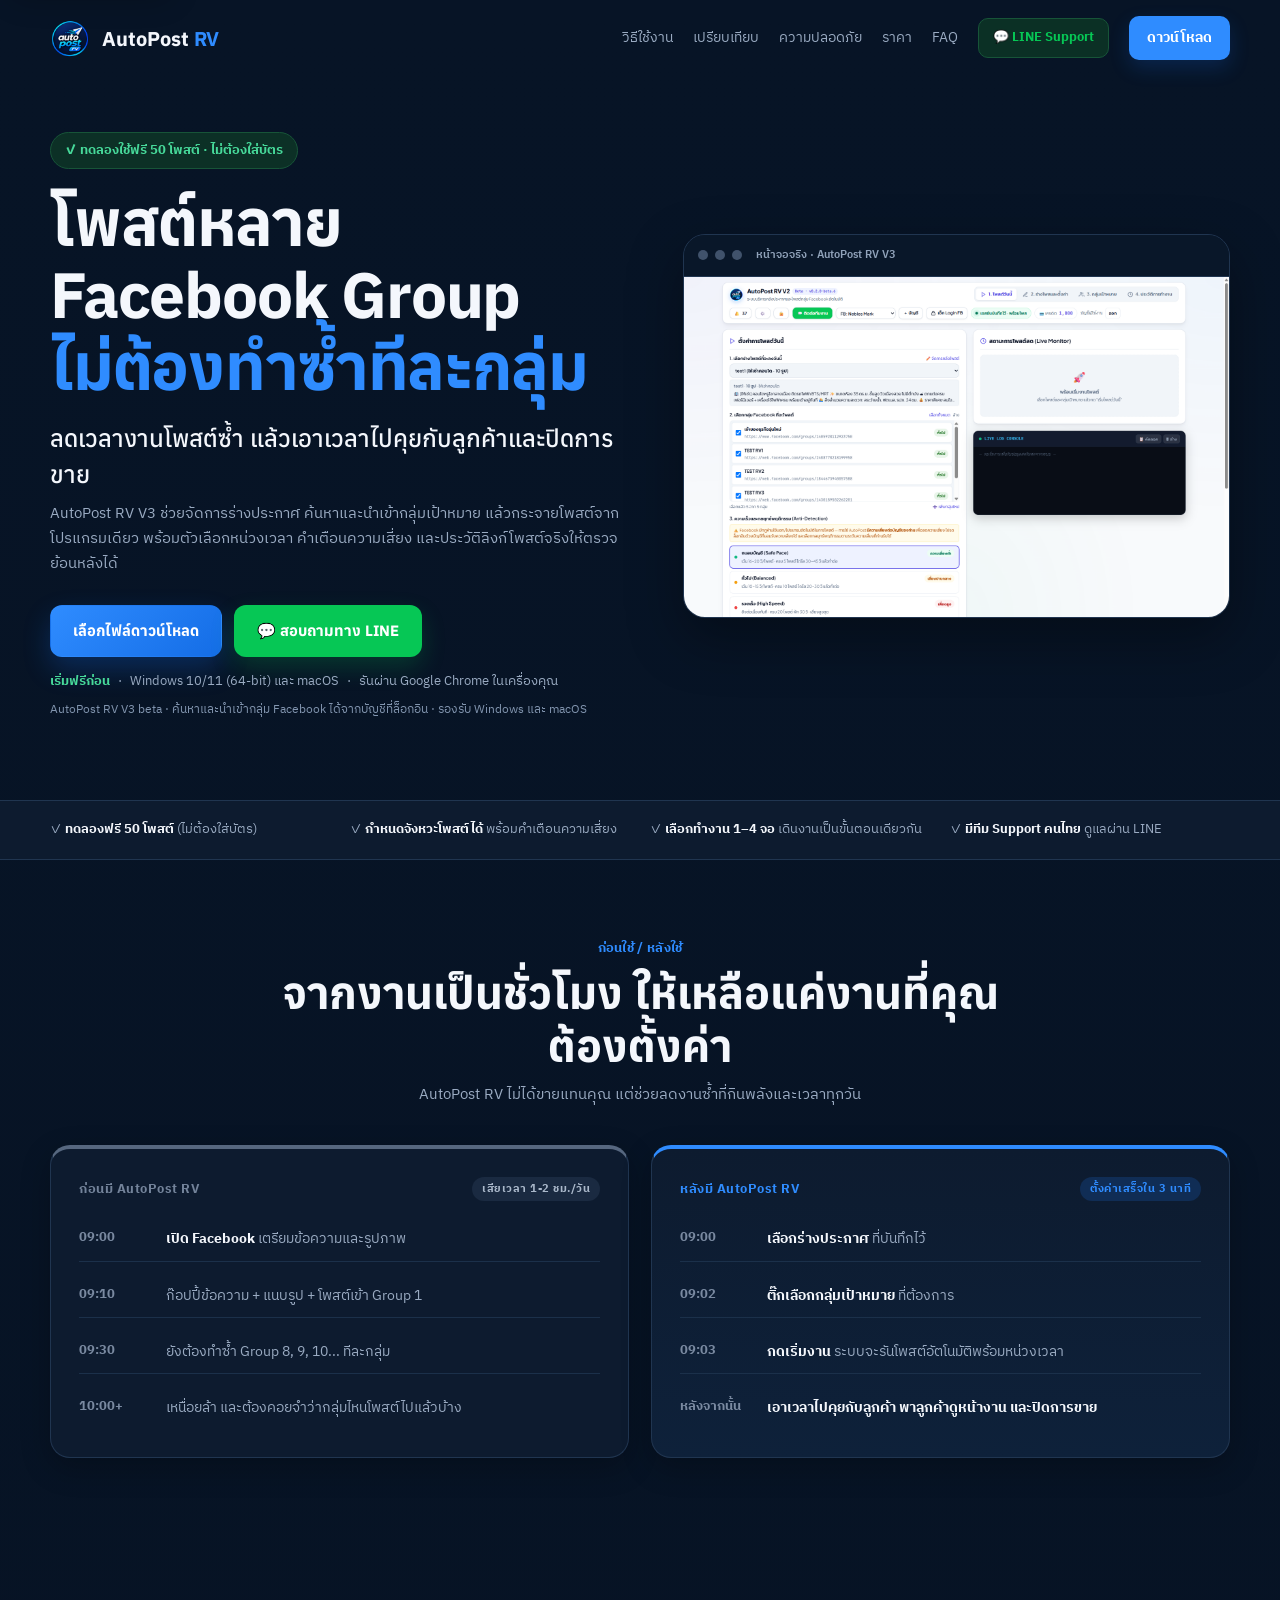
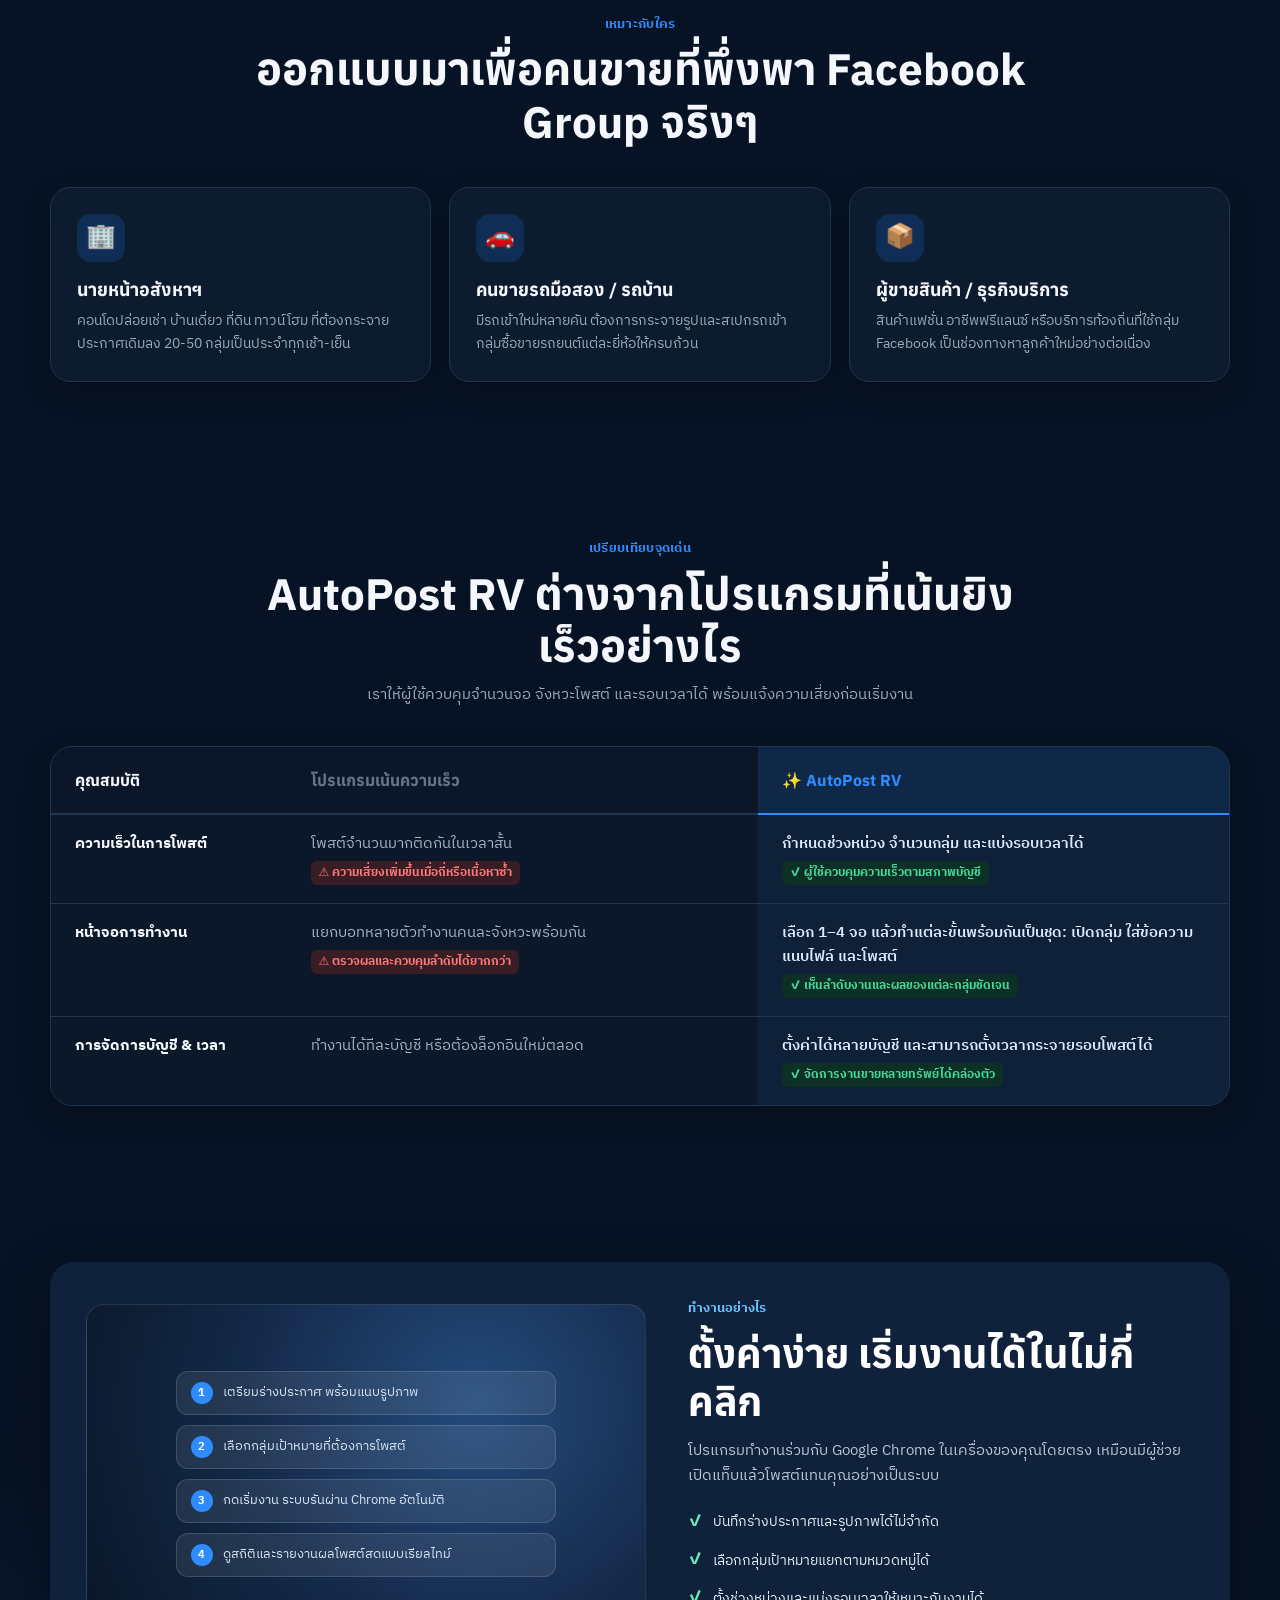
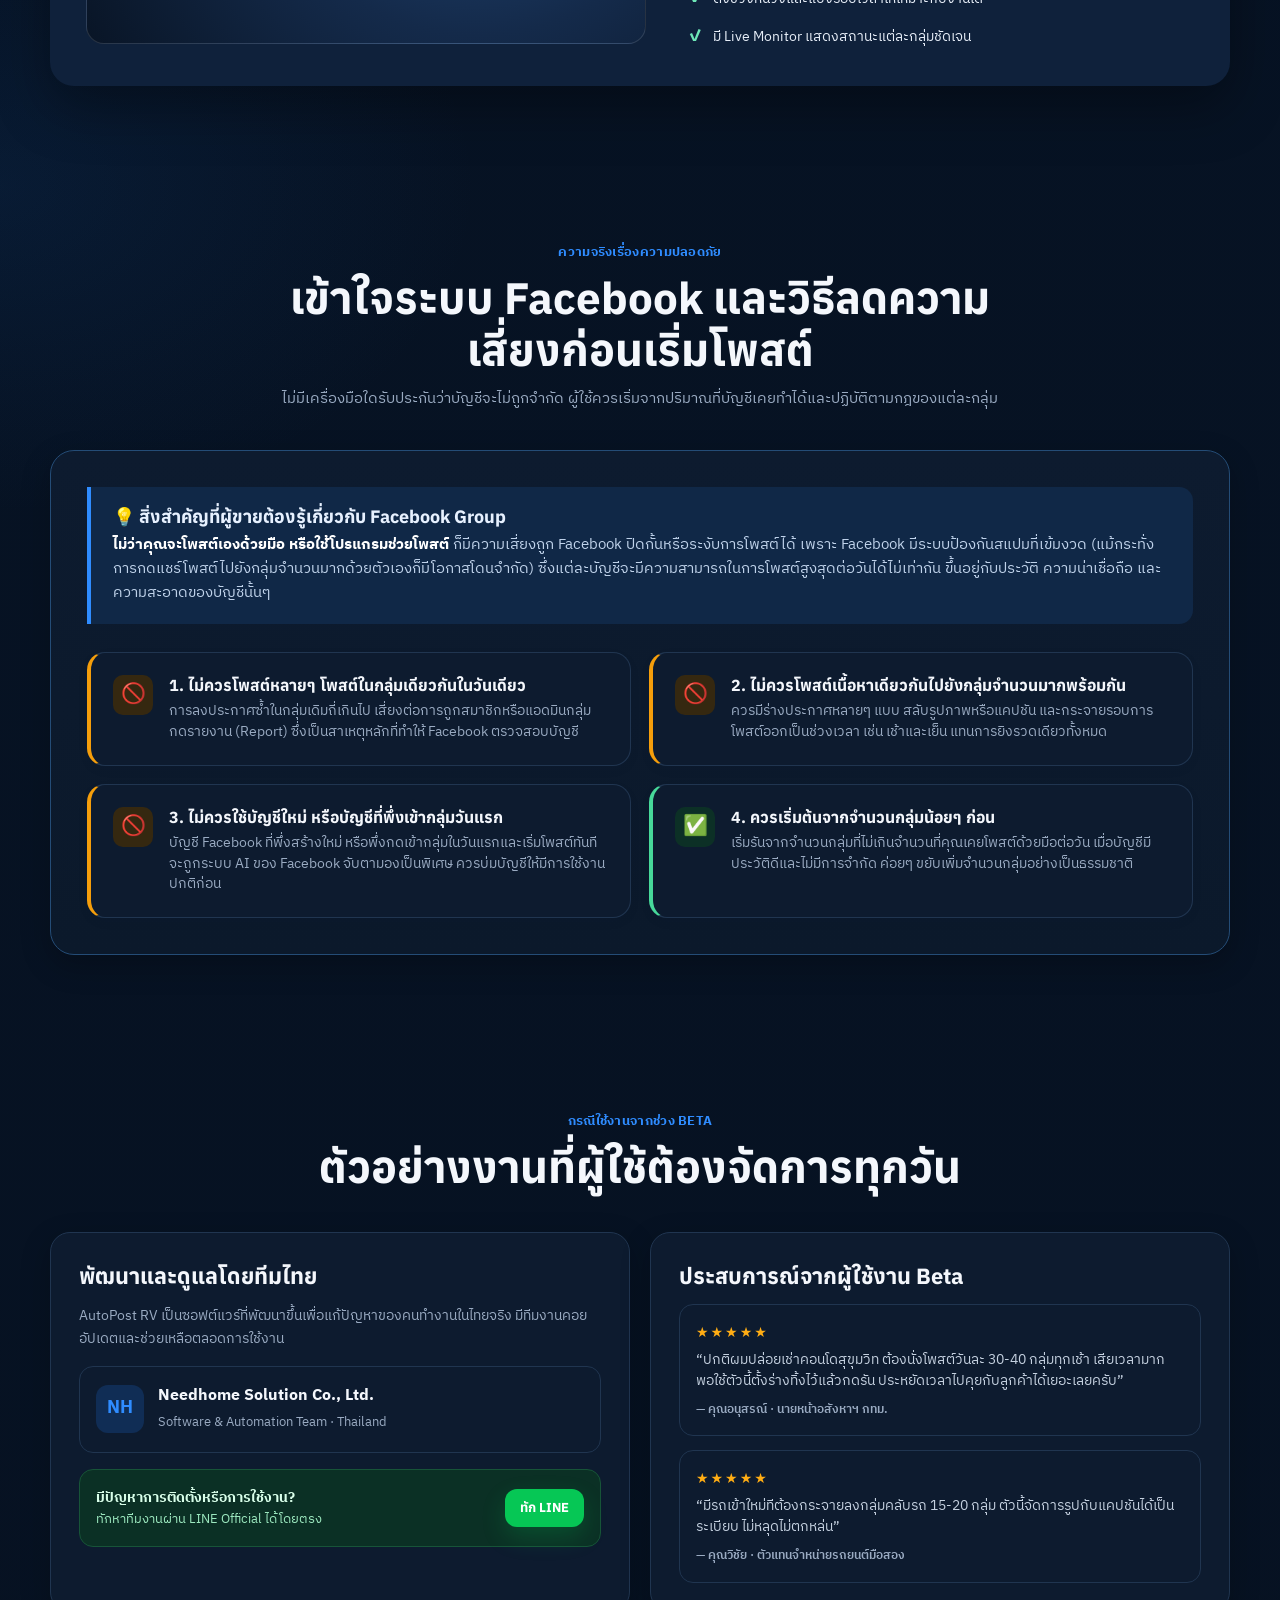
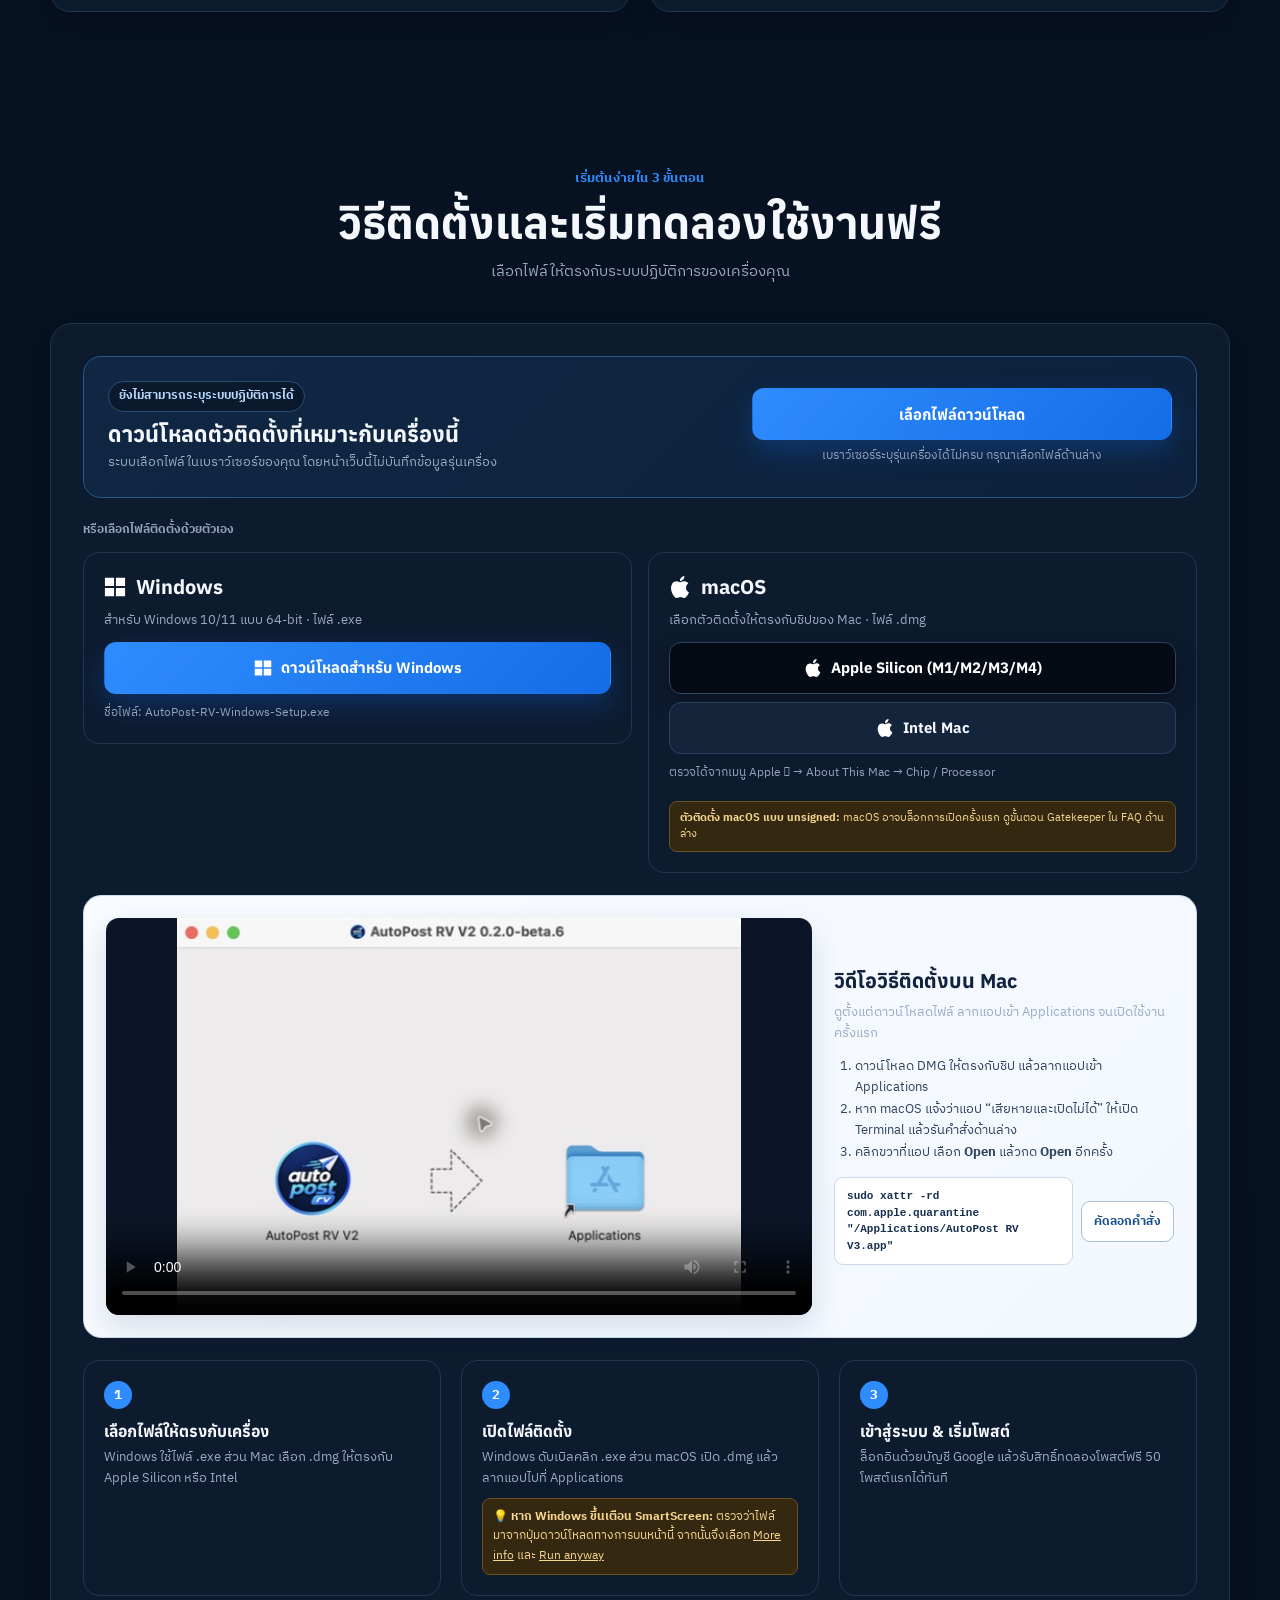
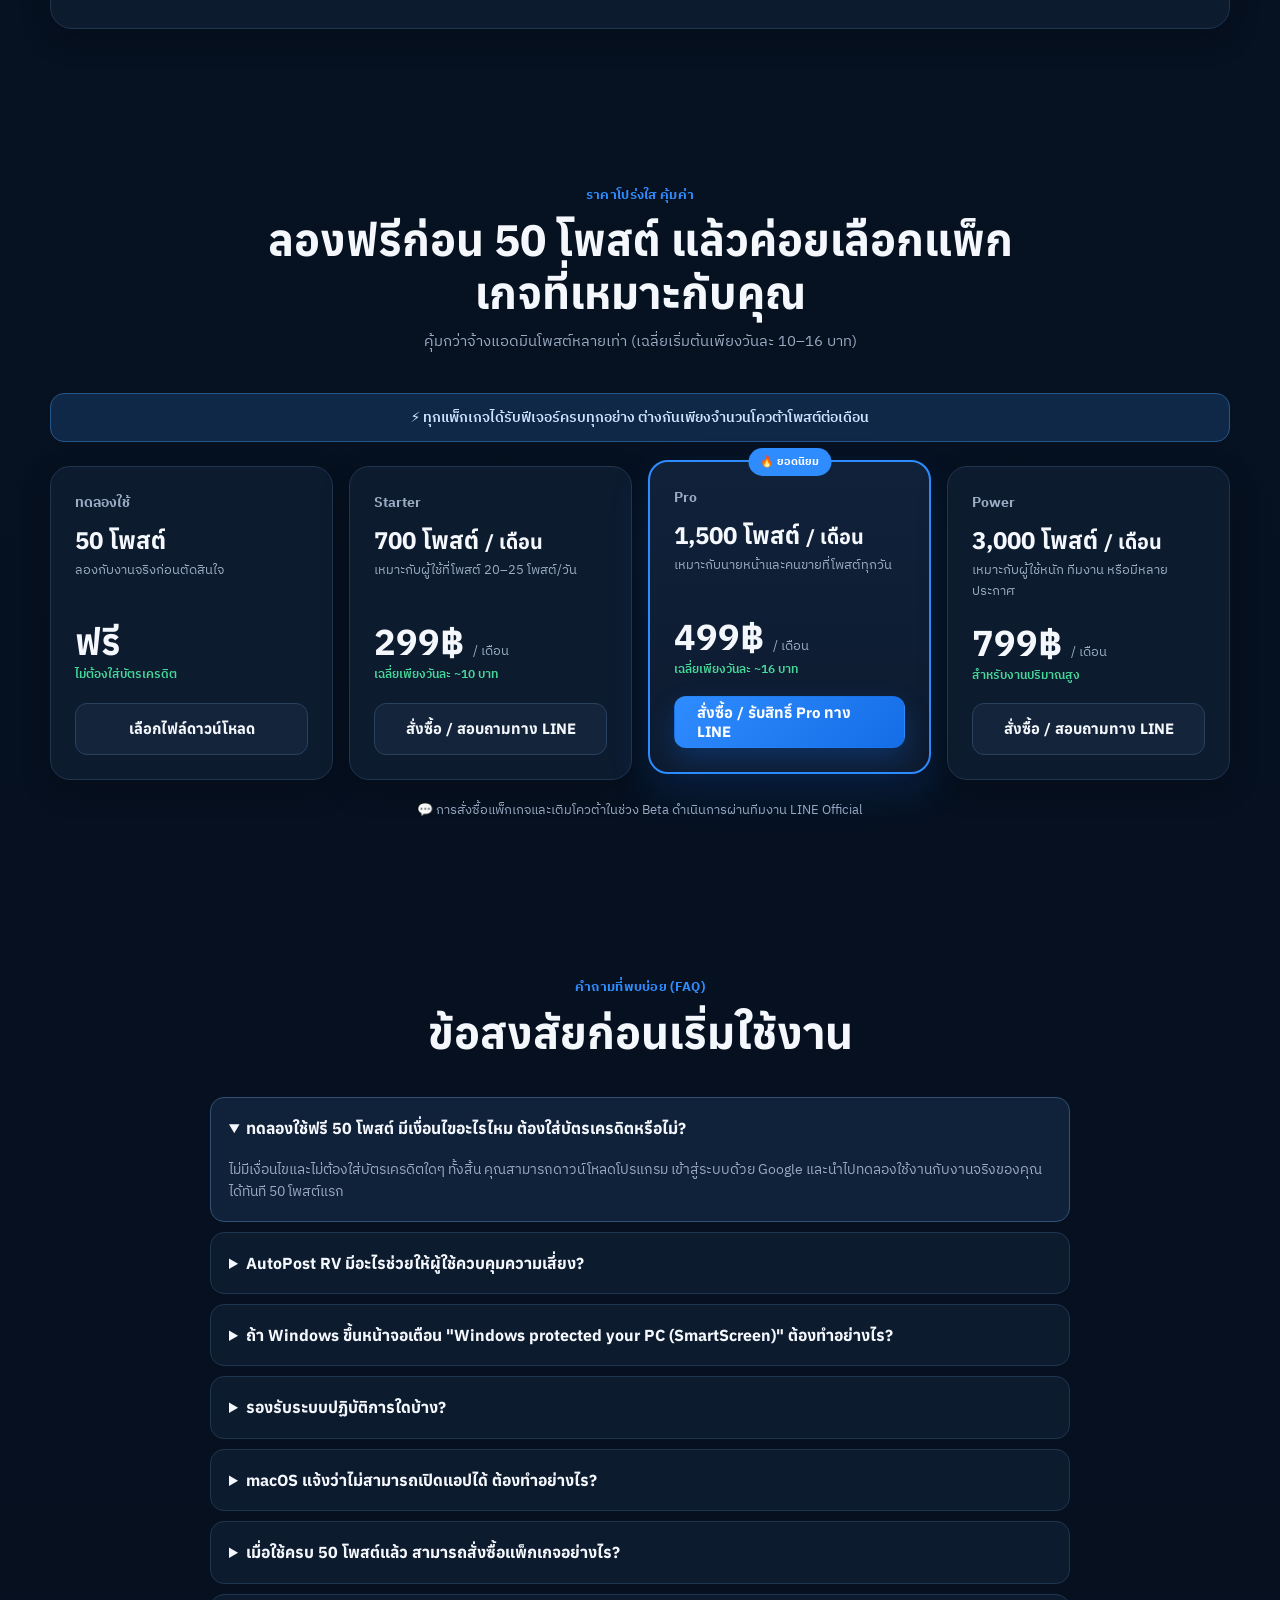
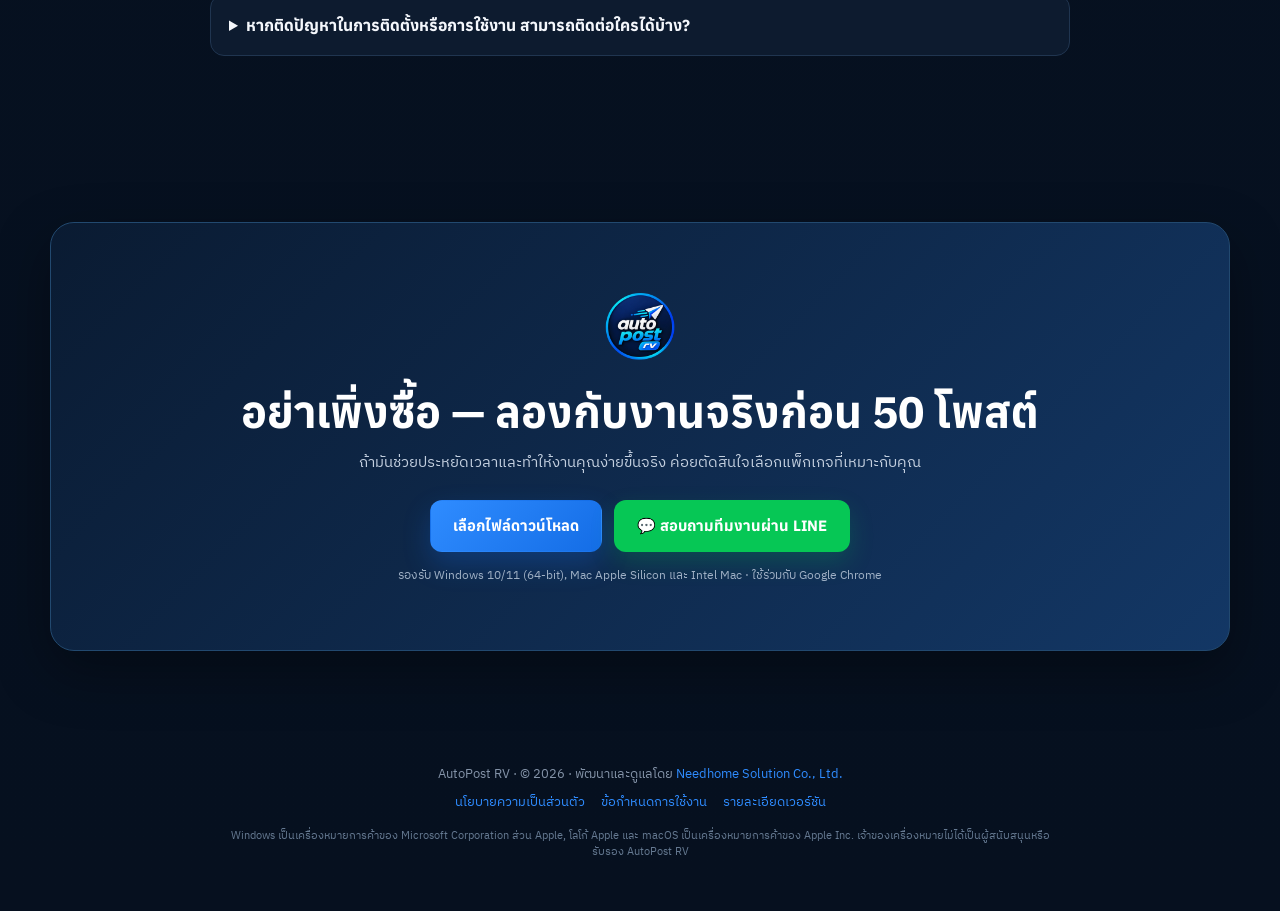
<file: index.html>
<!doctype html>
<html lang="th">
<head>
  <meta charset="utf-8" />
  <meta name="viewport" content="width=device-width, initial-scale=1" />
  <title>AutoPost RV — โพสต์หลายกลุ่ม ไม่ต้องทำซ้ำทีละกลุ่ม</title>
  <meta name="description" content="AutoPost RV V3 ช่วยจัดการร่าง โพสต์ และค้นหาพร้อมนำเข้ากลุ่ม Facebook จากโปรแกรมเดียว ทดลองใช้ฟรี 50 โพสต์ สำหรับ Windows และ macOS" />
  <meta name="robots" content="index,follow,max-image-preview:large" />
  <meta name="theme-color" content="#071426" />
  <link rel="canonical" href="https://marknebles.github.io/autopost-rv-landing/" />
  <link rel="icon" type="image/png" sizes="512x512" href="logo.png" />
  <link rel="apple-touch-icon" href="logo.png" />
  <meta property="og:type" content="website" />
  <meta property="og:locale" content="th_TH" />
  <meta property="og:site_name" content="AutoPost RV" />
  <meta property="og:title" content="AutoPost RV — โพสต์หลายกลุ่ม ไม่ต้องทำซ้ำทีละกลุ่ม" />
  <meta property="og:description" content="จัดการร่าง กลุ่มเป้าหมาย รูปและวิดีโอ พร้อมค้นหาและนำเข้ากลุ่ม Facebook จากโปรแกรมเดียว ทดลองใช้ฟรี 50 โพสต์" />
  <meta property="og:url" content="https://marknebles.github.io/autopost-rv-landing/" />
  <meta property="og:image" content="https://marknebles.github.io/autopost-rv-landing/assets/autopost-v2-dashboard.png" />
  <meta property="og:image:width" content="1600" />
  <meta property="og:image:height" content="1000" />
  <meta property="og:image:alt" content="หน้าจอจริงของ AutoPost RV V3" />
  <meta name="twitter:card" content="summary_large_image" />
  <meta name="twitter:title" content="AutoPost RV — ลดงานโพสต์ Facebook Group ซ้ำ" />
  <meta name="twitter:description" content="ทดลองใช้ฟรี 50 โพสต์ สำหรับ Windows และ macOS" />
  <meta name="twitter:image" content="https://marknebles.github.io/autopost-rv-landing/assets/autopost-v2-dashboard.png" />
  <link rel="preconnect" href="https://fonts.googleapis.com">
  <link rel="preconnect" href="https://fonts.gstatic.com" crossorigin>
  <link href="https://fonts.googleapis.com/css2?family=Anuphan:wght@500;600;700&family=IBM+Plex+Sans+Thai:wght@300;400;500;600;700&display=swap" rel="stylesheet">
  <script type="application/ld+json">
  {
    "@context": "https://schema.org",
    "@type": "SoftwareApplication",
    "name": "AutoPost RV V3",
    "applicationCategory": "BusinessApplication",
    "operatingSystem": "Windows 10, Windows 11, macOS",
    "softwareVersion": "0.3.0-beta.1",
    "description": "โปรแกรมช่วยจัดการร่าง กลุ่มเป้าหมาย รูป วิดีโอ ค้นหาและนำเข้ากลุ่ม Facebook และประวัติการโพสต์จากเครื่องของผู้ใช้",
    "image": "https://marknebles.github.io/autopost-rv-landing/assets/autopost-v2-dashboard.png",
    "downloadUrl": [
      "https://github.com/Marknebles/autopost-rv-landing/releases/download/v0.3.0-beta.1/AutoPost-RV-Windows-Setup.exe",
      "https://github.com/Marknebles/autopost-rv-landing/releases/download/v0.3.0-beta.1/AutoPost-RV-macOS-Apple-Silicon.dmg",
      "https://github.com/Marknebles/autopost-rv-landing/releases/download/v0.3.0-beta.1/AutoPost-RV-macOS-Intel.dmg"
    ],
    "publisher": {"@type": "Organization", "name": "Needhome Solution Co., Ltd."},
    "offers": {"@type": "Offer", "price": "0", "priceCurrency": "THB", "description": "ทดลองใช้ฟรี 50 โพสต์"}
  }
  </script>
  <style>
    :root{
      --bg:#06101f;
      --paper:#0d1b2f;
      --ink:#f4f7fc;
      --muted:#9aabc2;
      --line:#203550;
      --blue:#2f8cff;
      --blue2:#146de6;
      --blueSoft:#102d55;
      --green:#47d99a;
      --greenSoft:#0c3026;
      --line-green:#06c755;
      --line-green-dark:#05b04b;
      --amber:#f4b84e;
      --amberSoft:#352810;
      --red:#ff7777;
      --redSoft:#381d24;
      --shadow:0 20px 54px rgba(0,0,0,.34);
      --shadow2:0 10px 30px rgba(0,0,0,.24);
      --max:1180px;
      --display:"Anuphan","IBM Plex Sans Thai",system-ui,sans-serif;
      --body:"IBM Plex Sans Thai",system-ui,-apple-system,sans-serif;
    }

    *{box-sizing:border-box}
    html{scroll-behavior:smooth}
    img{max-width:100%}
    body{
      margin:0;
      color:var(--ink);
      background:
        radial-gradient(900px 520px at 85% -5%, rgba(47,140,255,.20), transparent 62%),
        radial-gradient(700px 480px at 0% 38%, rgba(16,66,126,.18), transparent 68%),
        linear-gradient(180deg,#071426 0%,#06101f 100%);
      font-family:var(--body);
      line-height:1.65;
    }

    a{color:inherit}
    .wrap{width:min(var(--max),calc(100% - 40px));margin:auto}
    .skip-link{position:fixed;left:12px;top:12px;z-index:999;padding:10px 14px;border-radius:10px;background:#fff;color:var(--ink);box-shadow:var(--shadow2);transform:translateY(-150%);transition:transform .15s}
    .skip-link:focus{transform:translateY(0)}
    a:focus-visible,button:focus-visible,summary:focus-visible{outline:3px solid rgba(22,119,255,.42);outline-offset:3px;border-radius:8px}

    .nav{
      height:76px;
      display:flex;
      align-items:center;
      justify-content:space-between;
    }
    .brand{display:flex;align-items:center;gap:12px;font:700 20px var(--display);text-decoration:none}
    .brand img{width:40px;height:40px;border-radius:50%}
    .brand span{color:var(--blue)}
    .navlinks{display:flex;align-items:center;gap:20px;font-size:14px;color:var(--muted)}
    .navlinks a{text-decoration:none;transition:.15s}
    .navlinks a:hover{color:var(--ink)}
    .nav-line-btn{
      display:inline-flex;
      align-items:center;
      gap:6px;
      color:var(--line-green) !important;
      background:#e8fbf0;
      border:1px solid #c3f2d6;
      padding:8px 14px;
      border-radius:10px;
      font-weight:700;
      font-size:13px;
    }
    .nav-line-btn:hover{background:#d5f7e4}
    .navcta{
      color:#fff !important;
      background:var(--blue);
      padding:10px 18px;
      border-radius:10px;
      font-weight:700;
      box-shadow:0 8px 20px rgba(22,119,255,.18);
      transition:.18s ease;
    }
    .navcta:hover{transform:translateY(-1px);box-shadow:0 10px 24px rgba(22,119,255,.25)}

    .hero{
      display:grid;
      grid-template-columns:1.02fr .98fr;
      gap:64px;
      align-items:center;
      padding:56px 0 80px;
    }
    .hero > *{min-width:0}
    .eyebrow{
      display:inline-flex;
      align-items:center;
      gap:8px;
      color:var(--green);
      background:var(--greenSoft);
      border:1px solid #d5f0e4;
      border-radius:999px;
      padding:7px 14px;
      font-size:13px;
      font-weight:700;
      margin-bottom:18px;
    }
    h1{
      margin:0 0 18px;
      font:700 clamp(38px,5.2vw,64px)/1.12 var(--display);
      letter-spacing:-1.2px;
    }
    h1 .accent{color:var(--blue)}
    .lead{
      margin:0 0 10px;
      font:500 clamp(18px,2vw,24px)/1.5 var(--display);
      max-width:700px;
      color:var(--ink);
    }
    .sub{
      margin:0 0 28px;
      color:var(--muted);
      font-size:15px;
      max-width:660px;
    }
    .ctas{display:flex;gap:12px;flex-wrap:wrap;align-items:center}
    .btn{
      display:inline-flex;
      align-items:center;
      justify-content:center;
      gap:9px;
      min-height:52px;
      padding:0 22px;
      border-radius:12px;
      text-decoration:none;
      font:700 15px var(--display);
      transition:.18s ease;
      border:1px solid var(--line);
      cursor:pointer;
    }
    .btn.primary{
      color:#fff;
      border-color:transparent;
      background:linear-gradient(135deg,var(--blue),var(--blue2));
      box-shadow:0 12px 28px rgba(22,119,255,.24);
    }
    .btn.primary:hover{transform:translateY(-2px);box-shadow:0 16px 34px rgba(22,119,255,.30)}
    .btn.secondary{background:#fff;color:var(--ink)}
    .btn.secondary:hover{background:#f4f7fb}
    .btn.mac{
      color:#fff;
      background:#111827;
      border-color:#111827;
      box-shadow:0 10px 24px rgba(17,24,39,.18);
    }
    .btn.mac:hover{background:#253044;transform:translateY(-2px)}
    .btn.line{
      background:var(--line-green);
      color:#fff;
      border-color:transparent;
      box-shadow:0 10px 24px rgba(6,199,85,.20);
    }
    .btn.line:hover{background:var(--line-green-dark);transform:translateY(-2px)}
    .micro{
      margin-top:14px;
      font-size:13px;
      color:var(--muted);
      display:flex;
      align-items:center;
      gap:8px;
      flex-wrap:wrap;
    }
    .micro b{color:var(--green)}
    .release-proof{margin-top:9px;color:#75859b;font-size:11.5px}

    .product-shell{
      background:#fff;
      border:1px solid var(--line);
      border-radius:22px;
      box-shadow:var(--shadow);
      min-width:0;
      overflow:hidden;
    }
    .windowbar{
      height:42px;
      background:#f4f7fb;
      border-bottom:1px solid var(--line);
      display:flex;
      align-items:center;
      gap:7px;
      padding:0 14px;
    }
    .dot{width:10px;height:10px;border-radius:50%;background:#d7dee9}
    .windowtitle{margin-left:7px;color:#77869b;font-size:11px;font-weight:600}
    .product-shot{
      display:block;
      width:100%;
      height:auto;
      object-fit:contain;
      background:#eef2f8;
    }

    .trustbar{
      border-top:1px solid var(--line);
      border-bottom:1px solid var(--line);
      background:#fff;
    }
    .trustitems{
      display:grid;
      grid-template-columns:repeat(4,1fr);
      gap:20px;
      padding:18px 0;
      color:var(--muted);
      font-size:13px;
    }
    .trustitems b{color:var(--ink)}

    section{padding:78px 0}
    .section-head{text-align:center;max-width:780px;margin:0 auto 38px}
    .section-head .kicker{color:var(--blue);font-weight:700;font-size:13px;letter-spacing:.3px;text-transform:uppercase}
    .section-head h2{margin:8px 0 10px;font:700 clamp(28px,3.8vw,44px)/1.2 var(--display)}
    .section-head p{margin:0;color:var(--muted);font-size:15px}

    /* Before vs After */
    .beforeafter{
      display:grid;
      grid-template-columns:1fr 1fr;
      gap:22px;
    }
    .ba{
      background:#fff;
      border:1px solid var(--line);
      border-radius:20px;
      padding:28px;
      box-shadow:var(--shadow2);
    }
    .ba.before{border-top:4px solid #c8d1df}
    .ba.after{border-top:4px solid var(--blue);background:linear-gradient(180deg,#fff 0%,#fbfdff 100%)}
    .ba-label{
      font-size:13px;font-weight:700;letter-spacing:.5px;
      margin-bottom:16px;display:flex;align-items:center;justify-content:space-between;
    }
    .before .ba-label{color:#73839a}
    .after .ba-label{color:var(--blue)}
    .badge-pill{padding:3px 10px;border-radius:999px;font-size:11px;font-weight:700}
    .badge-pill.gray{background:#edf2f7;color:#64748b}
    .badge-pill.blue{background:var(--blueSoft);color:var(--blue)}
    .timeline{display:grid;gap:12px}
    .timeitem{
      display:grid;grid-template-columns:75px 1fr;gap:12px;
      padding:10px 0;border-bottom:1px solid #f0f3f7
    }
    .timeitem:last-child{border-bottom:none}
    .time{font-weight:700;color:#7a8aa1;font-size:13px}
    .task{color:var(--muted);font-size:14px}
    .task b{color:var(--ink)}

    /* Cards - Target Audience */
    .cards{display:grid;grid-template-columns:repeat(3,1fr);gap:18px}
    .card{
      background:#fff;
      border:1px solid var(--line);
      border-radius:20px;
      padding:26px;
      box-shadow:var(--shadow2);
    }
    .card .icon{
      width:48px;height:48px;display:grid;place-items:center;
      border-radius:14px;background:var(--blueSoft);
      font-size:24px;margin-bottom:16px
    }
    .card h3{margin:0 0 8px;font:700 18px var(--display)}
    .card p{margin:0;color:var(--muted);font-size:14px}

    /* Comparison Table (โปรแกรมอื่น vs AutoPost RV) */
    .comparison-wrapper{
      background:#fff;
      border:1px solid var(--line);
      border-radius:22px;
      box-shadow:var(--shadow2);
      overflow:hidden;
    }
    .comp-table{
      width:100%;
      min-width:720px;
      border-collapse:collapse;
      text-align:left;
    }
    .comp-table th{
      padding:20px 24px;
      font-family:var(--display);
      font-weight:700;
      font-size:16px;
      background:#f8fafc;
      border-bottom:2px solid var(--line);
    }
    .comp-table th.other-col{color:#64748b;width:40%}
    .comp-table th.rv-col{
      color:var(--blue);
      background:#eff6ff;
      border-bottom:2px solid var(--blue);
      width:40%;
    }
    .comp-table th.feature-col{width:20%;color:var(--ink)}
    .comp-table td{
      padding:18px 24px;
      border-bottom:1px solid var(--line);
      font-size:14.5px;
      vertical-align:top;
    }
    .comp-table tr:last-child td{border-bottom:none}
    .comp-table td.feature-col{
      font-weight:700;
      color:var(--ink);
      background:#fdfefe;
    }
    .comp-table td.other-col{
      color:#64748b;
      background:#fcfdfd;
    }
    .comp-table td.rv-col{
      background:#f6faff;
      font-weight:600;
      color:#102a4e;
    }
    .bad-tag{
      display:inline-block;
      padding:2px 8px;
      border-radius:6px;
      background:var(--redSoft);
      color:var(--red);
      font-size:12px;
      font-weight:700;
      margin-top:4px;
    }
    .good-tag{
      display:inline-block;
      padding:2px 8px;
      border-radius:6px;
      background:var(--greenSoft);
      color:var(--green);
      font-size:12px;
      font-weight:700;
      margin-top:4px;
    }

    /* Workflow Demo */
    .demo{
      display:grid;
      grid-template-columns:1.05fr .95fr;
      gap:42px;
      align-items:center;
      background:#0f213b;
      border-radius:24px;
      padding:36px;
      color:#fff;
      box-shadow:var(--shadow);
    }
    .video-placeholder{
      min-height:340px;
      border-radius:18px;
      background:
        radial-gradient(circle at 70% 30%,#244b7d 0,#142a4a 50%,#091526 100%);
      display:flex;
      flex-direction:column;
      justify-content:center;
      align-items:center;
      border:1px solid rgba(255,255,255,.12);
      position:relative;
      overflow:hidden;
      padding:24px;
      text-align:center;
    }
    .video-placeholder iframe{
      position:absolute;
      inset:0;
      width:100%;
      height:100%;
      border:0;
    }
    .demo-steps-preview{
      display:grid;
      gap:10px;
      width:100%;
      max-width:380px;
      text-align:left;
    }
    .step-badge{
      background:rgba(255,255,255,.08);
      border:1px solid rgba(255,255,255,.14);
      padding:10px 14px;
      border-radius:12px;
      font-size:13px;
      color:#d8e5f5;
      display:flex;
      align-items:center;
      gap:10px;
    }
    .step-badge .num{
      background:var(--blue);
      color:#fff;
      width:22px;
      height:22px;
      border-radius:50%;
      display:grid;
      place-items:center;
      font-size:11px;
      font-weight:700;
      flex-shrink:0;
    }
    .democopy .kicker{color:#6dc3ff;font-size:13px;font-weight:700;text-transform:uppercase}
    .democopy h2{font:700 clamp(28px,3.8vw,40px)/1.2 var(--display);margin:10px 0 14px}
    .democopy p{color:#bac8da;margin:0 0 20px;font-size:15px}
    .checklist{display:grid;gap:12px}
    .check{display:flex;gap:10px;color:#e7eef8;font-size:14px;align-items:center}
    .check span:first-child{color:#6ee7b7;font-weight:bold;font-size:16px}

    /* Honest Authority / Safe Posting Guidelines Section */
    .guideline-container{
      background:#fff;
      border:1px solid #cce1fb;
      border-radius:24px;
      padding:36px;
      box-shadow:var(--shadow2);
      background:linear-gradient(180deg,#ffffff 0%,#f8fbff 100%);
    }
    .guideline-intro{
      background:#eff6ff;
      border-left:4px solid var(--blue);
      padding:18px 22px;
      border-radius:0 14px 14px 0;
      margin-bottom:28px;
    }
    .guideline-intro h3{
      margin:0 0 6px;
      font:700 18px var(--display);
      color:#0c3e7a;
      display:flex;
      align-items:center;
      gap:8px;
    }
    .guideline-intro p{
      margin:0;
      color:#2a4a75;
      font-size:14.5px;
      line-height:1.65;
    }
    .rules-grid{
      display:grid;
      grid-template-columns:repeat(2,1fr);
      gap:18px;
    }
    .rule-card{
      background:#fff;
      border:1px solid var(--line);
      border-radius:18px;
      padding:22px;
      display:flex;
      gap:16px;
      align-items:flex-start;
      box-shadow:0 4px 14px rgba(16,33,58,.03);
    }
    .rule-card.warning{border-left:4px solid #f59e0b}
    .rule-card.success{border-left:4px solid var(--green)}
    .rule-icon{
      width:40px;
      height:40px;
      border-radius:10px;
      display:grid;
      place-items:center;
      font-size:20px;
      flex-shrink:0;
    }
    .rule-card.warning .rule-icon{background:var(--amberSoft);color:#b45309}
    .rule-card.success .rule-icon{background:var(--greenSoft);color:var(--green)}
    .rule-content h4{margin:0 0 6px;font:700 16px var(--display);color:var(--ink)}
    .rule-content p{margin:0;color:var(--muted);font-size:13.5px;line-height:1.55}

    /* Social Proof */
    .proof{
      display:grid;
      grid-template-columns:1fr 1fr;
      gap:20px;
      align-items:stretch;
    }
    .trust-box,.review-box{
      background:#fff;border:1px solid var(--line);border-radius:20px;padding:28px;box-shadow:var(--shadow2)
    }
    .trust-box h3,.review-box h3{margin:0 0 8px;font:700 22px var(--display)}
    .trust-box p,.review-box p{color:var(--muted);font-size:14px}
    .company{
      display:flex;align-items:center;gap:14px;
      padding:16px;border:1px solid var(--line);border-radius:14px;margin-top:16px;
      background:#fbfdff;
    }
    .company-logo{
      width:48px;height:48px;border-radius:12px;
      display:grid;place-items:center;background:var(--blueSoft);
      color:var(--blue);font-weight:800;font-size:18px;
    }
    .company b{display:block;color:var(--ink)}
    .company small{color:var(--muted)}
    .line-support-card{
      margin-top:16px;
      background:#edfbf3;
      border:1px solid #c0eed3;
      border-radius:14px;
      padding:16px;
      display:flex;
      align-items:center;
      justify-content:space-between;
      gap:12px;
    }
    .line-support-card .text{font-size:13px;color:#18683b}
    .line-support-card .text b{display:block;font-size:14px;color:#0b4724}

    .review{
      background:#f9fbfd;border:1px solid var(--line);border-radius:14px;padding:16px;margin-top:14px
    }
    .stars{color:#ffad14;letter-spacing:2px;margin-bottom:6px;font-size:14px}
    .review-quote{color:#2a3b53;font-size:13.5px;line-height:1.55;margin-bottom:8px}
    .review-author{color:var(--muted);font-size:12px;font-weight:600}

    /* Installation Steps */
    .install-guide{
      background:#fff;
      border:1px solid var(--line);
      border-radius:22px;
      padding:32px;
      box-shadow:var(--shadow2);
      margin-top:20px;
    }
    .smart-download-panel{
      display:grid;
      grid-template-columns:minmax(0,1fr) minmax(280px,420px);
      align-items:center;
      gap:24px;
      padding:24px;
      margin-bottom:22px;
      border:1px solid #bfd7ff;
      border-radius:18px;
      background:linear-gradient(135deg,#f4f8ff 0%,#eef8ff 100%);
    }
    .smart-download-copy h3{margin:7px 0 4px;font:700 22px var(--display);color:#10233f}
    .smart-download-copy p{margin:0;color:var(--muted);font-size:13px}
    .device-badge{
      display:inline-flex;
      align-items:center;
      gap:6px;
      padding:5px 10px;
      border-radius:999px;
      background:#fff;
      border:1px solid #d8e6fb;
      color:#31557f;
      font-size:11.5px;
      font-weight:700;
    }
    .smart-download-action{display:grid;gap:7px}
    .smart-download-action .btn{width:100%}
    .smart-download-status{color:#61758f;font-size:11.5px;text-align:center}
    .manual-download-title{margin:0 0 12px;color:#50647e;font-size:12px;font-weight:700}
    .platform-downloads{display:grid;grid-template-columns:repeat(2,minmax(0,1fr));align-items:start;gap:16px;margin-bottom:22px}
    .platform-card{
      display:flex;
      flex-direction:column;
      gap:10px;
      padding:20px;
      border:1px solid var(--line);
      border-radius:16px;
      background:#fbfdff;
    }
    .platform-card h3{margin:0;font:700 20px var(--display)}
    .platform-heading{display:flex;align-items:center;gap:10px}
    .platform-logo{display:inline-block;width:22px;height:22px;object-fit:contain;flex:0 0 auto}
    .btn .platform-logo{width:18px;height:18px}
    .platform-card p{margin:0;color:var(--muted);font-size:13px}
    .platform-card .btn{width:100%}
    .platform-actions{display:grid;gap:8px}
    .platform-meta{font-size:11.5px;color:#75859b}
    .install-steps{display:grid;grid-template-columns:repeat(3,1fr);gap:20px}
    .inst-step{
      background:#fbfdff;
      border:1px solid var(--line);
      border-radius:16px;
      padding:20px;
    }
    .inst-step-num{
      display:inline-block;
      width:28px;
      height:28px;
      border-radius:50%;
      background:var(--blue);
      color:#fff;
      text-align:center;
      line-height:28px;
      font-weight:700;
      font-size:13px;
      margin-bottom:12px;
    }
    .inst-step h4{margin:0 0 6px;font:700 16px var(--display)}
    .inst-step p{margin:0;color:var(--muted);font-size:13px}
    .smartscreen-tip{
      margin-top:8px;
      padding:8px 10px;
      background:#fff8e7;
      border-radius:8px;
      border:1px solid #f2dfb3;
      font-size:12px;
      color:#7d5600;
    }
    .gatekeeper-tip{margin-top:8px;padding:8px 10px;background:#fff8e7;border:1px solid #f2dfb3;border-radius:8px;color:#7d5600;font-size:11px;line-height:1.5}
    .gatekeeper-tip code{font-family:ui-monospace,SFMono-Regular,Consolas,monospace;overflow-wrap:anywhere}
    .mac-install-help{
      display:grid;
      grid-template-columns:minmax(0,1.35fr) minmax(300px,.65fr);
      gap:22px;
      margin:0 0 22px;
      padding:22px;
      border:1px solid #c9d9ee;
      border-radius:18px;
      background:linear-gradient(135deg,#f8fbff 0%,#f3f8ff 100%);
    }
    .mac-install-video{width:100%;aspect-ratio:16/9;display:block;border-radius:13px;background:#0b1527;box-shadow:0 12px 30px rgba(18,48,84,.14)}
    .mac-install-copy{display:flex;flex-direction:column;justify-content:center;min-width:0}
    .mac-install-copy h3{margin:0 0 8px;font:700 20px var(--display);color:#10233f}
    .mac-install-copy>p{margin:0 0 12px;color:var(--muted);font-size:13px;line-height:1.6}
    .mac-install-list{margin:0 0 14px;padding-left:21px;color:#30435c;font-size:13px;line-height:1.65}
    .gatekeeper-command{display:grid;grid-template-columns:minmax(0,1fr) auto;gap:8px;align-items:center}
    .gatekeeper-command code{display:block;min-width:0;padding:10px 12px;border:1px solid #cad8ea;border-radius:9px;background:#fff;color:#17304f;font:600 11px/1.5 ui-monospace,SFMono-Regular,Consolas,monospace;overflow-wrap:anywhere}
    .copy-command{border:1px solid #a9bed9;border-radius:9px;background:#fff;color:#164e91;padding:10px 12px;font:700 12px var(--body);cursor:pointer;white-space:nowrap}
    .copy-command:hover{background:#edf5ff}

    /* Pricing */
    .pricing-banner{
      background:#eff6ff;
      border:1px solid #c7dffa;
      border-radius:14px;
      padding:12px 20px;
      text-align:center;
      color:#134e96;
      font-weight:600;
      font-size:14px;
      margin-bottom:24px;
    }
    .pricing{display:grid;grid-template-columns:repeat(4,1fr);gap:16px}
    .price-card{
      background:#fff;
      border:1px solid var(--line);
      border-radius:20px;
      padding:24px;
      display:flex;
      flex-direction:column;
      position:relative;
      box-shadow:var(--shadow2);
    }
    .price-card.featured{
      border:2px solid var(--blue);
      box-shadow:0 18px 44px rgba(22,119,255,.14);
      transform:translateY(-6px);
      background:linear-gradient(180deg,#fff 0%,#fbfdff 100%);
    }
    .badge{
      position:absolute;top:0;left:50%;transform:translate(-50%,-50%);
      background:var(--blue);color:#fff;
      border-radius:999px;padding:5px 12px;
      font-size:11px;font-weight:700;white-space:nowrap
    }
    .plan{color:var(--muted);font-weight:700;font-size:14px}
    .quota{font:700 24px var(--display);margin:10px 0 4px;color:var(--ink)}
    .use{color:var(--muted);font-size:13px;min-height:42px}
    .price{font:700 36px var(--display);margin:16px 0 0;color:var(--ink)}
    .price small{font:400 13px var(--body);color:var(--muted)}
    .price-note{font-size:12px;color:var(--green);margin:0 0 16px;font-weight:600}
    .price-card .btn{margin-top:auto;width:100%}
    .price-downloads{display:grid;gap:8px;margin-top:auto}
    .price-downloads .btn{margin-top:0}
    .btn.ghost{background:#f7f9fc;border-color:var(--line);color:var(--ink)}
    .btn.ghost:hover{background:#edf2f8}
    .pricing-footer-note{
      text-align:center;
      margin-top:20px;
      font-size:13px;
      color:var(--muted);
    }

    /* FAQ */
    .faq{max-width:860px;margin:auto}
    details{
      background:#fff;border:1px solid var(--line);
      border-radius:14px;padding:0 18px;margin-bottom:10px;
      transition:background .15s;
    }
    details[open]{background:#fdfefe;border-color:#d4e1f0}
    summary{
      cursor:pointer;padding:17px 0;font-weight:700;font-family:var(--display);color:var(--ink)
    }
    details p{color:var(--muted);font-size:14px;margin:0 0 17px;line-height:1.6}

    /* Final CTA */
    .final{
      text-align:center;
      background:linear-gradient(135deg,#0f213b,#17345d);
      border-radius:24px;
      padding:64px 24px;
      color:#fff;
      box-shadow:var(--shadow)
    }
    .final img{width:76px;height:76px;border-radius:50%;margin-bottom:14px}
    .final h2{font:700 clamp(28px,4vw,44px)/1.2 var(--display);margin:0 0 12px}
    .final p{max-width:650px;margin:0 auto 24px;color:#c3cfdf;font-size:15px}
    .final-ctas{display:flex;justify-content:center;gap:12px;flex-wrap:wrap}
    .install{margin-top:14px;color:#9fb0c5;font-size:12px}

    footer{text-align:center;color:#8493a8;padding:36px 0 50px;font-size:12.5px}
    footer a{color:var(--blue);text-decoration:none}
    .footer-links{display:flex;justify-content:center;gap:16px;flex-wrap:wrap;margin-top:8px}
    .trademark-note{max-width:820px;margin:14px auto 0;color:#657991;font-size:10.5px;line-height:1.55}

    /* Dark navy theme */
    .skip-link,
    .product-shell,
    .trustbar,
    .ba,
    .card,
    .comparison-wrapper,
    .guideline-container,
    .rule-card,
    .trust-box,
    .review-box,
    .company,
    .review,
    .install-guide,
    .platform-card,
    .inst-step,
    .price-card,
    details{background:var(--paper)}
    .skip-link{color:var(--ink)}
    .nav-line-btn{background:#0b3025;border-color:#175438}
    .nav-line-btn:hover{background:#10432f}
    .eyebrow{border-color:#175438}
    .btn.secondary,.btn.ghost{background:#13243b;color:var(--ink);border-color:#29415f}
    .btn.secondary:hover,.btn.ghost:hover{background:#1a304d}
    .btn.mac{background:#050b14;border-color:#30445f;box-shadow:0 10px 24px rgba(0,0,0,.28)}
    .btn.mac:hover{background:#111f33}
    .release-proof{color:#8295af}
    .windowbar{background:#091729}
    .dot{background:#40526b}
    .windowtitle{color:#91a3ba}
    .product-shot{background:#0a1627}
    .ba.before{border-top-color:#56677f}
    .ba.after{background:linear-gradient(180deg,#0d1b2f 0%,#0e213a 100%)}
    .badge-pill.gray{background:#1a2a41;color:#aab8ca}
    .timeitem{border-bottom-color:#1b304a}
    .comp-table th{background:#0b1728}
    .comp-table th.rv-col{background:#102847}
    .comp-table td.feature-col,.comp-table td.other-col{background:#0b1829;color:var(--ink)}
    .comp-table td.other-col{color:#a4b3c7}
    .comp-table td.rv-col{background:#0e2139;color:#dceaff}
    .guideline-container{border-color:#244c76;background:linear-gradient(180deg,#0d1b2f 0%,#0b192b 100%)}
    .guideline-intro{background:#102847}
    .guideline-intro h3{color:#e7f1ff}
    .guideline-intro p{color:#bfd2ea}
    .guideline-intro p b{color:#ffffff}
    .company-logo{background:#102d55}
    .line-support-card{background:#0b3025;border-color:#175438}
    .line-support-card .text{color:#9ce8bf}
    .line-support-card .text b{color:#d9ffea}
    .review-quote{color:#c5d1e0}
    .smart-download-panel{border-color:#275789;background:linear-gradient(135deg,#102744 0%,#0d213b 100%)}
    .smart-download-copy h3{color:var(--ink)}
    .device-badge{background:#0a192b;border-color:#294d75;color:#b9d8ff}
    .smart-download-status,.manual-download-title,.platform-meta{color:#91a4bd}
    .smartscreen-tip,.gatekeeper-tip{background:#352810;border-color:#6b5120;color:#f5d58f}
    .pricing-banner{background:#102847;border-color:#275789;color:#cfe4ff}
    .price-card.featured{background:linear-gradient(180deg,#10213a 0%,#0d1b2f 100%)}
    details[open]{background:#10213a;border-color:#315276}
    .final{background:linear-gradient(135deg,#0a1b32,#133765);border:1px solid #22496f}

    .sticky{display:none}

    @media(max-width:980px){
      .hero,.demo,.proof,.rules-grid{grid-template-columns:1fr}
      .hero{gap:38px}
      .pricing{grid-template-columns:repeat(2,1fr)}
      .cards,.install-steps{grid-template-columns:1fr}
      .trustitems{grid-template-columns:repeat(2,1fr)}
      .comp-table th, .comp-table td{padding:14px 12px;font-size:13px}
    }

    @media(max-width:700px){
      .wrap{width:min(var(--max),calc(100% - 28px))}
      .nav{height:auto;padding:14px 0;gap:12px}
      .navlinks{gap:8px}
      .navlinks a:not(.navcta){display:none}
      .navcta{padding:9px 12px;font-size:12px;white-space:nowrap}
      .hero{padding:40px 0 50px}
      .pricing{grid-template-columns:1fr}
      .smart-download-panel{grid-template-columns:1fr;padding:20px;gap:16px}
      .platform-downloads{grid-template-columns:1fr}
      .mac-install-help{grid-template-columns:1fr}
      .beforeafter,.trustitems{grid-template-columns:1fr}
      .price-card.featured{transform:none}
      section{padding:54px 0}
      .section-head{text-align:left}
      .demo{padding:22px}
      .video-placeholder{min-height:220px}
      .guideline-container{padding:22px}
      .ctas .btn,.final-ctas .btn{width:100%}
      .sticky{
        display:flex;
        position:fixed;
        left:10px;
        right:10px;
        bottom:10px;
        z-index:99;
        gap:8px;
      }
      .sticky .sticky-download{
        flex:1.2;
        background:linear-gradient(135deg,var(--blue),var(--blue2));
        color:#fff;
        text-align:center;
        text-decoration:none;
        padding:12px 14px;
        border-radius:12px;
        font-weight:700;
        font-size:13.5px;
        box-shadow:0 12px 30px rgba(16,33,58,.28);
        display:flex;
        align-items:center;
        justify-content:center;
      }
      .sticky .sticky-line{
        flex:0.8;
        background:var(--line-green);
        color:#fff;
        text-align:center;
        text-decoration:none;
        padding:12px 10px;
        border-radius:12px;
        font-weight:700;
        font-size:13px;
        box-shadow:0 12px 30px rgba(6,199,85,.24);
        display:flex;
        align-items:center;
        justify-content:center;
        gap:4px;
      }
      footer{padding-bottom:90px}
    }

    @media(prefers-reduced-motion:reduce){
      html{scroll-behavior:auto}
      *,*::before,*::after{animation-duration:.01ms!important;animation-iteration-count:1!important;transition-duration:.01ms!important}
    }
  </style>
</head>
<body>

<a class="skip-link" href="#main-content">ข้ามไปยังเนื้อหาหลัก</a>
<main id="main-content">
<div class="wrap">
  <nav class="nav" aria-label="เมนูหลัก">
    <a href="./" class="brand"><img src="logo.png" width="40" height="40" alt="AutoPost RV"><div>AutoPost <span>RV</span></div></a>
    <div class="navlinks">
      <a href="#how">วิธีใช้งาน</a>
      <a href="#compare">เปรียบเทียบ</a>
      <a href="#safety">ความปลอดภัย</a>
      <a href="#pricing">ราคา</a>
      <a href="#faq">FAQ</a>
      <a class="nav-line-btn line-link" href="https://lin.ee/zmcFMcc" target="_blank" rel="noopener noreferrer">💬 LINE Support</a>
      <a class="navcta" href="#download">ดาวน์โหลด</a>
    </div>
  </nav>

  <header class="hero">
    <div>
      <div class="eyebrow">✓ ทดลองใช้ฟรี 50 โพสต์ · ไม่ต้องใส่บัตร</div>
      <h1>โพสต์หลาย Facebook Group<br><span class="accent">ไม่ต้องทำซ้ำทีละกลุ่ม</span></h1>
      <p class="lead">ลดเวลางานโพสต์ซ้ำ แล้วเอาเวลาไปคุยกับลูกค้าและปิดการขาย</p>
      <p class="sub">AutoPost RV V3 ช่วยจัดการร่างประกาศ ค้นหาและนำเข้ากลุ่มเป้าหมาย แล้วกระจายโพสต์จากโปรแกรมเดียว พร้อมตัวเลือกหน่วงเวลา คำเตือนความเสี่ยง และประวัติลิงก์โพสต์จริงให้ตรวจย้อนหลังได้</p>
      <div class="ctas">
        <a class="btn primary smart-download-link" href="#download">ดาวน์โหลดสำหรับเครื่องนี้</a>
        <a class="btn line line-link" href="https://lin.ee/zmcFMcc" target="_blank" rel="noopener noreferrer">💬 สอบถามทาง LINE</a>
      </div>
      <div class="micro">
        <span><b>เริ่มฟรีก่อน</b></span>
        <span>·</span>
        <span>Windows 10/11 (64-bit) และ macOS</span>
        <span>·</span>
        <span>รันผ่าน Google Chrome ในเครื่องคุณ</span>
      </div>
      <div class="release-proof">AutoPost RV V3 beta · ค้นหาและนำเข้ากลุ่ม Facebook ได้จากบัญชีที่ล็อกอิน · รองรับ Windows และ macOS</div>
    </div>

    <div class="product-shell" aria-label="ภาพหน้าจอจริงของ AutoPost RV V3">
      <div class="windowbar"><span class="dot"></span><span class="dot"></span><span class="dot"></span><span class="windowtitle">หน้าจอจริง · AutoPost RV V3</span></div>
      <img class="product-shot" src="assets/autopost-v2-dashboard.png" width="1600" height="1000" fetchpriority="high" alt="หน้าจอโพสต์วันนี้ของ AutoPost RV V3 พร้อมร่างโพสต์ กลุ่มเป้าหมาย และ Live Monitor">
    </div>
  </header>
</div>

<div class="trustbar">
  <div class="wrap">
    <div class="trustitems">
      <div>✓ <b>ทดลองฟรี 50 โพสต์</b> (ไม่ต้องใส่บัตร)</div>
      <div>✓ <b>กำหนดจังหวะโพสต์ได้</b> พร้อมคำเตือนความเสี่ยง</div>
      <div>✓ <b>เลือกทำงาน 1–4 จอ</b> เดินงานเป็นขั้นตอนเดียวกัน</div>
      <div>✓ <b>มีทีม Support คนไทย</b> ดูแลผ่าน LINE</div>
    </div>
  </div>
</div>

<div class="wrap">
  <!-- Before vs After -->
  <section>
    <div class="section-head">
      <div class="kicker">ก่อนใช้ / หลังใช้</div>
      <h2>จากงานเป็นชั่วโมง ให้เหลือแค่งานที่คุณต้องตั้งค่า</h2>
      <p>AutoPost RV ไม่ได้ขายแทนคุณ แต่ช่วยลดงานซ้ำที่กินพลังและเวลาทุกวัน</p>
    </div>

    <div class="beforeafter">
      <div class="ba before">
        <div class="ba-label">
          <span>ก่อนมี AutoPost RV</span>
          <span class="badge-pill gray">เสียเวลา 1-2 ชม./วัน</span>
        </div>
        <div class="timeline">
          <div class="timeitem"><div class="time">09:00</div><div class="task"><b>เปิด Facebook</b> เตรียมข้อความและรูปภาพ</div></div>
          <div class="timeitem"><div class="time">09:10</div><div class="task">ก๊อปปี้ข้อความ + แนบรูป + โพสต์เข้า Group 1</div></div>
          <div class="timeitem"><div class="time">09:30</div><div class="task">ยังต้องทำซ้ำ Group 8, 9, 10... ทีละกลุ่ม</div></div>
          <div class="timeitem"><div class="time">10:00+</div><div class="task">เหนื่อยล้า และต้องคอยจำว่ากลุ่มไหนโพสต์ไปแล้วบ้าง</div></div>
        </div>
      </div>

      <div class="ba after">
        <div class="ba-label">
          <span>หลังมี AutoPost RV</span>
          <span class="badge-pill blue">ตั้งค่าเสร็จใน 3 นาที</span>
        </div>
        <div class="timeline">
          <div class="timeitem"><div class="time">09:00</div><div class="task"><b>เลือกร่างประกาศ</b> ที่บันทึกไว้</div></div>
          <div class="timeitem"><div class="time">09:02</div><div class="task"><b>ติ๊กเลือกกลุ่มเป้าหมาย</b> ที่ต้องการ</div></div>
          <div class="timeitem"><div class="time">09:03</div><div class="task"><b>กดเริ่มงาน</b> ระบบจะรันโพสต์อัตโนมัติพร้อมหน่วงเวลา</div></div>
          <div class="timeitem"><div class="time">หลังจากนั้น</div><div class="task"><b>เอาเวลาไปคุยกับลูกค้า พาลูกค้าดูหน้างาน และปิดการขาย</b></div></div>
        </div>
      </div>
    </div>
  </section>

  <!-- Personas -->
  <section id="how">
    <div class="section-head">
      <div class="kicker">เหมาะกับใคร</div>
      <h2>ออกแบบมาเพื่อคนขายที่พึ่งพา Facebook Group จริงๆ</h2>
    </div>

    <div class="cards">
      <div class="card">
        <div class="icon">🏢</div>
        <h3>นายหน้าอสังหาฯ</h3>
        <p>คอนโดปล่อยเช่า บ้านเดี่ยว ที่ดิน ทาวน์โฮม ที่ต้องกระจายประกาศเดิมลง 20-50 กลุ่มเป็นประจำทุกเช้า-เย็น</p>
      </div>
      <div class="card">
        <div class="icon">🚗</div>
        <h3>คนขายรถมือสอง / รถบ้าน</h3>
        <p>มีรถเข้าใหม่หลายคัน ต้องการกระจายรูปและสเปกรถเข้ากลุ่มซื้อขายรถยนต์แต่ละยี่ห้อให้ครบถ้วน</p>
      </div>
      <div class="card">
        <div class="icon">📦</div>
        <h3>ผู้ขายสินค้า / ธุรกิจบริการ</h3>
        <p>สินค้าแฟชั่น อาชีพฟรีแลนซ์ หรือบริการท้องถิ่นที่ใช้กลุ่ม Facebook เป็นช่องทางหาลูกค้าใหม่อย่างต่อเนื่อง</p>
      </div>
    </div>
  </section>

  <!-- Comparison Table (โปรแกรมอื่น vs AutoPost RV) -->
  <section id="compare">
    <div class="section-head">
      <div class="kicker">เปรียบเทียบจุดเด่น</div>
      <h2>AutoPost RV ต่างจากโปรแกรมที่เน้นยิงเร็วอย่างไร</h2>
      <p>เราให้ผู้ใช้ควบคุมจำนวนจอ จังหวะโพสต์ และรอบเวลาได้ พร้อมแจ้งความเสี่ยงก่อนเริ่มงาน</p>
    </div>

    <div class="comparison-wrapper">
      <table class="comp-table">
        <caption style="position:absolute;width:1px;height:1px;padding:0;margin:-1px;overflow:hidden;clip:rect(0,0,0,0);white-space:nowrap;border:0">เปรียบเทียบแนวทางทำงานของโปรแกรมทั่วไปกับ AutoPost RV</caption>
        <thead>
          <tr>
            <th scope="col" class="feature-col">คุณสมบัติ</th>
            <th scope="col" class="other-col">โปรแกรมเน้นความเร็ว</th>
            <th scope="col" class="rv-col">✨ AutoPost RV</th>
          </tr>
        </thead>
        <tbody>
          <tr>
            <td class="feature-col">ความเร็วในการโพสต์</td>
            <td class="other-col">
              <div>โพสต์จำนวนมากติดกันในเวลาสั้น</div>
              <span class="bad-tag">⚠️ ความเสี่ยงเพิ่มขึ้นเมื่อถี่หรือเนื้อหาซ้ำ</span>
            </td>
            <td class="rv-col">
              <div>กำหนดช่วงหน่วง จำนวนกลุ่ม และแบ่งรอบเวลาได้</div>
              <span class="good-tag">✓ ผู้ใช้ควบคุมความเร็วตามสภาพบัญชี</span>
            </td>
          </tr>
          <tr>
            <td class="feature-col">หน้าจอการทำงาน</td>
            <td class="other-col">
              <div>แยกบอทหลายตัวทำงานคนละจังหวะพร้อมกัน</div>
              <span class="bad-tag">⚠️ ตรวจผลและควบคุมลำดับได้ยากกว่า</span>
            </td>
            <td class="rv-col">
              <div>เลือก 1–4 จอ แล้วทำแต่ละขั้นพร้อมกันเป็นชุด: เปิดกลุ่ม ใส่ข้อความ แนบไฟล์ และโพสต์</div>
              <span class="good-tag">✓ เห็นลำดับงานและผลของแต่ละกลุ่มชัดเจน</span>
            </td>
          </tr>
          <tr>
            <td class="feature-col">การจัดการบัญชี & เวลา</td>
            <td class="other-col">
              <div>ทำงานได้ทีละบัญชี หรือต้องล็อกอินใหม่ตลอด</div>
            </td>
            <td class="rv-col">
              <div>ตั้งค่าได้หลายบัญชี และสามารถตั้งเวลากระจายรอบโพสต์ได้</div>
              <span class="good-tag">✓ จัดการงานขายหลายทรัพย์ได้คล่องตัว</span>
            </td>
          </tr>
        </tbody>
      </table>
    </div>
  </section>

  <!-- Workflow Demo Section -->
  <section>
    <div class="demo">
      <div class="video-placeholder" id="youtubeDemo" aria-label="พื้นที่วิดีโอสาธิต AutoPost RV">
        <div class="demo-steps-preview">
          <div class="step-badge"><span class="num">1</span> <span>เตรียมร่างประกาศ พร้อมแนบรูปภาพ</span></div>
          <div class="step-badge"><span class="num">2</span> <span>เลือกกลุ่มเป้าหมายที่ต้องการโพสต์</span></div>
          <div class="step-badge"><span class="num">3</span> <span>กดเริ่มงาน ระบบรันผ่าน Chrome อัตโนมัติ</span></div>
          <div class="step-badge"><span class="num">4</span> <span>ดูสถิติและรายงานผลโพสต์สดแบบเรียลไทม์</span></div>
        </div>
      </div>
      <div class="democopy">
        <div class="kicker">ทำงานอย่างไร</div>
        <h2>ตั้งค่าง่าย เริ่มงานได้ในไม่กี่คลิก</h2>
        <p>โปรแกรมทำงานร่วมกับ Google Chrome ในเครื่องของคุณโดยตรง เหมือนมีผู้ช่วยเปิดแท็บแล้วโพสต์แทนคุณอย่างเป็นระบบ</p>
        <div class="checklist">
          <div class="check"><span>✓</span><span>บันทึกร่างประกาศและรูปภาพได้ไม่จำกัด</span></div>
          <div class="check"><span>✓</span><span>เลือกกลุ่มเป้าหมายแยกตามหมวดหมู่ได้</span></div>
          <div class="check"><span>✓</span><span>ตั้งช่วงหน่วงและแบ่งรอบเวลาให้เหมาะกับงานได้</span></div>
          <div class="check"><span>✓</span><span>มี Live Monitor แสดงสถานะแต่ละกลุ่มชัดเจน</span></div>
        </div>
      </div>
    </div>
  </section>

  <!-- Honest Facebook Safety & 4 Best Practice Guidelines -->
  <section id="safety">
    <div class="section-head">
      <div class="kicker">ความจริงเรื่องความปลอดภัย</div>
      <h2>เข้าใจระบบ Facebook และวิธีลดความเสี่ยงก่อนเริ่มโพสต์</h2>
      <p>ไม่มีเครื่องมือใดรับประกันว่าบัญชีจะไม่ถูกจำกัด ผู้ใช้ควรเริ่มจากปริมาณที่บัญชีเคยทำได้และปฏิบัติตามกฎของแต่ละกลุ่ม</p>
    </div>

    <div class="guideline-container">
      <div class="guideline-intro">
        <h3>💡 สิ่งสำคัญที่ผู้ขายต้องรู้เกี่ยวกับ Facebook Group</h3>
        <p>
          <b>ไม่ว่าคุณจะโพสต์เองด้วยมือ หรือใช้โปรแกรมช่วยโพสต์</b> ก็มีความเสี่ยงถูก Facebook ปิดกั้นหรือระงับการโพสต์ได้ เพราะ Facebook มีระบบป้องกันสแปมที่เข้มงวด (แม้กระทั่งการกดแชร์โพสต์ไปยังกลุ่มจำนวนมากด้วยตัวเองก็มีโอกาสโดนจำกัด) ซึ่งแต่ละบัญชีจะมีความสามารถในการโพสต์สูงสุดต่อวันได้ไม่เท่ากัน ขึ้นอยู่กับประวัติ ความน่าเชื่อถือ และความสะอาดของบัญชีนั้นๆ
        </p>
      </div>

      <div class="rules-grid">
        <div class="rule-card warning">
          <div class="rule-icon">🚫</div>
          <div class="rule-content">
            <h4>1. ไม่ควรโพสต์หลายๆ โพสต์ในกลุ่มเดียวกันในวันเดียว</h4>
            <p>การลงประกาศซ้ำในกลุ่มเดิมถี่เกินไป เสี่ยงต่อการถูกสมาชิกหรือแอดมินกลุ่มกดรายงาน (Report) ซึ่งเป็นสาเหตุหลักที่ทำให้ Facebook ตรวจสอบบัญชี</p>
          </div>
        </div>

        <div class="rule-card warning">
          <div class="rule-icon">🚫</div>
          <div class="rule-content">
            <h4>2. ไม่ควรโพสต์เนื้อหาเดียวกันไปยังกลุ่มจำนวนมากพร้อมกัน</h4>
            <p>ควรมีร่างประกาศหลายๆ แบบ สลับรูปภาพหรือแคปชัน และกระจายรอบการโพสต์ออกเป็นช่วงเวลา เช่น เช้าและเย็น แทนการยิงรวดเดียวทั้งหมด</p>
          </div>
        </div>

        <div class="rule-card warning">
          <div class="rule-icon">🚫</div>
          <div class="rule-content">
            <h4>3. ไม่ควรใช้บัญชีใหม่ หรือบัญชีที่พึ่งเข้ากลุ่มวันแรก</h4>
            <p>บัญชี Facebook ที่พึ่งสร้างใหม่ หรือพึ่งกดเข้ากลุ่มในวันแรกและเริ่มโพสต์ทันที จะถูกระบบ AI ของ Facebook จับตามองเป็นพิเศษ ควรบ่มบัญชีให้มีการใช้งานปกติก่อน</p>
          </div>
        </div>

        <div class="rule-card success">
          <div class="rule-icon">✅</div>
          <div class="rule-content">
            <h4>4. ควรเริ่มต้นจากจำนวนกลุ่มน้อยๆ ก่อน</h4>
            <p>เริ่มรันจากจำนวนกลุ่มที่ไม่เกินจำนวนที่คุณเคยโพสต์ด้วยมือต่อวัน เมื่อบัญชีมีประวัติดีและไม่มีการจำกัด ค่อยๆ ขยับเพิ่มจำนวนกลุ่มอย่างเป็นธรรมชาติ</p>
          </div>
        </div>
      </div>
    </div>
  </section>

  <!-- Social Proof / Reviews & Trust -->
  <section id="reviews">
    <div class="section-head">
      <div class="kicker">กรณีใช้งานจากช่วง Beta</div>
      <h2>ตัวอย่างงานที่ผู้ใช้ต้องจัดการทุกวัน</h2>
    </div>

    <div class="proof">
      <div class="trust-box">
        <h3>พัฒนาและดูแลโดยทีมไทย</h3>
        <p>AutoPost RV เป็นซอฟต์แวร์ที่พัฒนาขึ้นเพื่อแก้ปัญหาของคนทำงานในไทยจริง มีทีมงานคอยอัปเดตและช่วยเหลือตลอดการใช้งาน</p>

        <div class="company">
          <div class="company-logo">NH</div>
          <div>
            <b>Needhome Solution Co., Ltd.</b>
            <small>Software & Automation Team · Thailand</small>
          </div>
        </div>

        <div class="line-support-card">
          <div class="text">
            <b>มีปัญหาการติดตั้งหรือการใช้งาน?</b>
            <span>ทักหาทีมงานผ่าน LINE Official ได้โดยตรง</span>
          </div>
          <a class="btn line line-link" href="https://lin.ee/zmcFMcc" target="_blank" rel="noopener noreferrer" style="min-height:38px;padding:0 14px;font-size:13px">ทัก LINE</a>
        </div>
      </div>

      <div class="review-box">
        <h3>ประสบการณ์จากผู้ใช้งาน Beta</h3>

        <div class="review">
          <div class="stars">★★★★★</div>
          <div class="review-quote">“ปกติผมปล่อยเช่าคอนโดสุขุมวิท ต้องนั่งโพสต์วันละ 30-40 กลุ่มทุกเช้า เสียเวลามาก พอใช้ตัวนี้ตั้งร่างทิ้งไว้แล้วกดรัน ประหยัดเวลาไปคุยกับลูกค้าได้เยอะเลยครับ”</div>
          <div class="review-author">— คุณอนุสรณ์ · นายหน้าอสังหาฯ กทม.</div>
        </div>

        <div class="review">
          <div class="stars">★★★★★</div>
          <div class="review-quote">“มีรถเข้าใหม่ทีต้องกระจายลงกลุ่มคลับรถ 15-20 กลุ่ม ตัวนี้จัดการรูปกับแคปชันได้เป็นระเบียบ ไม่หลุดไม่ตกหล่น”</div>
          <div class="review-author">— คุณวิชัย · ตัวแทนจำหน่ายรถยนต์มือสอง</div>
        </div>
      </div>
    </div>
  </section>

  <!-- Easy Installation Guide -->
  <section id="download">
    <div class="section-head">
      <div class="kicker">เริ่มต้นง่ายใน 3 ขั้นตอน</div>
      <h2>วิธีติดตั้งและเริ่มทดลองใช้งานฟรี</h2>
      <p>เลือกไฟล์ให้ตรงกับระบบปฏิบัติการของเครื่องคุณ</p>
    </div>

    <div class="install-guide">
      <div class="smart-download-panel" aria-live="polite">
        <div class="smart-download-copy">
          <span class="device-badge" id="detectedDevice">กำลังตรวจสอบเครื่อง…</span>
          <h3>ดาวน์โหลดตัวติดตั้งที่เหมาะกับเครื่องนี้</h3>
          <p>ระบบเลือกไฟล์ในเบราว์เซอร์ของคุณ โดยหน้าเว็บนี้ไม่บันทึกข้อมูลรุ่นเครื่อง</p>
        </div>
        <div class="smart-download-action">
          <a class="btn primary smart-download-link" id="smartDownloadButton" href="#manualDownloads" aria-disabled="true">กำลังเลือกไฟล์ที่เหมาะสม…</a>
          <div class="smart-download-status" id="smartDownloadStatus">หากตรวจรุ่นชิปไม่ได้ ระบบจะให้คุณเลือกเอง</div>
        </div>
      </div>

      <div class="manual-download-title">หรือเลือกไฟล์ติดตั้งด้วยตัวเอง</div>
      <div class="platform-downloads" id="manualDownloads">
        <div class="platform-card">
          <h3 class="platform-heading"><img class="platform-logo" src="assets/windows.svg" alt="" aria-hidden="true">Windows</h3>
          <p>สำหรับ Windows 10/11 แบบ 64-bit · ไฟล์ .exe</p>
          <a class="btn primary windows-download-link" href="https://github.com/Marknebles/autopost-rv-landing/releases/download/v0.3.0-beta.1/AutoPost-RV-Windows-Setup.exe"><img class="platform-logo" src="assets/windows.svg" alt="" aria-hidden="true">ดาวน์โหลดสำหรับ Windows</a>
          <div class="platform-meta">ชื่อไฟล์: AutoPost-RV-Windows-Setup.exe</div>
        </div>
        <div class="platform-card" id="macDownloadChoices">
          <h3 class="platform-heading"><img class="platform-logo" src="assets/apple.svg" alt="" aria-hidden="true">macOS</h3>
          <p>เลือกตัวติดตั้งให้ตรงกับชิปของ Mac · ไฟล์ .dmg</p>
          <div class="platform-actions">
            <a class="btn mac mac-arm-download-link" href="https://github.com/Marknebles/autopost-rv-landing/releases/download/v0.3.0-beta.1/AutoPost-RV-macOS-Apple-Silicon.dmg"><img class="platform-logo" src="assets/apple.svg" alt="" aria-hidden="true">Apple Silicon (M1/M2/M3/M4)</a>
            <a class="btn secondary mac-intel-download-link" href="https://github.com/Marknebles/autopost-rv-landing/releases/download/v0.3.0-beta.1/AutoPost-RV-macOS-Intel.dmg"><img class="platform-logo" src="assets/apple.svg" alt="" aria-hidden="true">Intel Mac</a>
          </div>
          <div class="platform-meta">ตรวจได้จากเมนู Apple  → About This Mac → Chip / Processor</div>
          <div class="gatekeeper-tip"><b>ตัวติดตั้ง macOS แบบ unsigned:</b> macOS อาจบล็อกการเปิดครั้งแรก ดูขั้นตอน Gatekeeper ใน FAQ ด้านล่าง</div>
        </div>
      </div>
      <div class="mac-install-help" id="macInstallGuide">
        <video class="mac-install-video" controls preload="metadata" poster="assets/mac-install-poster.png">
          <source src="https://github.com/Marknebles/autopost-rv-landing/releases/download/v0.3.0-beta.1/AutoPost-RV-macOS-Install-Guide.mp4" type="video/mp4">
          เบราว์เซอร์นี้ไม่รองรับวิดีโอ HTML5
        </video>
        <div class="mac-install-copy">
          <h3>วิดีโอวิธีติดตั้งบน Mac</h3>
          <p>ดูตั้งแต่ดาวน์โหลดไฟล์ ลากแอปเข้า Applications จนเปิดใช้งานครั้งแรก</p>
          <ol class="mac-install-list">
            <li>ดาวน์โหลด DMG ให้ตรงกับชิป แล้วลากแอปเข้า Applications</li>
            <li>หาก macOS แจ้งว่าแอป “เสียหายและเปิดไม่ได้” ให้เปิด Terminal แล้วรันคำสั่งด้านล่าง</li>
            <li>คลิกขวาที่แอป เลือก <b>Open</b> แล้วกด <b>Open</b> อีกครั้ง</li>
          </ol>
          <div class="gatekeeper-command">
            <code id="gatekeeperCommand">sudo xattr -rd com.apple.quarantine &quot;/Applications/AutoPost RV V3.app&quot;</code>
            <button class="copy-command" id="copyGatekeeperCommand" type="button">คัดลอกคำสั่ง</button>
          </div>
        </div>
      </div>
      <div class="install-steps">
        <div class="inst-step">
          <span class="inst-step-num">1</span>
          <h4>เลือกไฟล์ให้ตรงกับเครื่อง</h4>
          <p>Windows ใช้ไฟล์ .exe ส่วน Mac เลือก .dmg ให้ตรงกับ Apple Silicon หรือ Intel</p>
        </div>

        <div class="inst-step">
          <span class="inst-step-num">2</span>
          <h4>เปิดไฟล์ติดตั้ง</h4>
          <p>Windows ดับเบิลคลิก .exe ส่วน macOS เปิด .dmg แล้วลากแอปไปที่ Applications</p>
          <div class="smartscreen-tip">
            💡 <b>หาก Windows ขึ้นเตือน SmartScreen:</b> ตรวจว่าไฟล์มาจากปุ่มดาวน์โหลดทางการบนหน้านี้ จากนั้นจึงเลือก <u>More info</u> และ <u>Run anyway</u>
          </div>
        </div>

        <div class="inst-step">
          <span class="inst-step-num">3</span>
          <h4>เข้าสู่ระบบ & เริ่มโพสต์</h4>
          <p>ล็อกอินด้วยบัญชี Google แล้วรับสิทธิ์ทดลองโพสต์ฟรี 50 โพสต์แรกได้ทันที</p>
        </div>
      </div>
    </div>
  </section>

  <!-- Pricing -->
  <section id="pricing">
    <div class="section-head">
      <div class="kicker">ราคาโปร่งใส คุ้มค่า</div>
      <h2>ลองฟรีก่อน 50 โพสต์ แล้วค่อยเลือกแพ็กเกจที่เหมาะกับคุณ</h2>
      <p>คุ้มกว่าจ้างแอดมินโพสต์หลายเท่า (เฉลี่ยเริ่มต้นเพียงวันละ 10–16 บาท)</p>
    </div>

    <div class="pricing-banner">
      ⚡ ทุกแพ็กเกจได้รับฟีเจอร์ครบทุกอย่าง ต่างกันเพียงจำนวนโควต้าโพสต์ต่อเดือน
    </div>

    <div class="pricing">
      <div class="price-card">
        <div class="plan">ทดลองใช้</div>
        <div class="quota">50 โพสต์</div>
        <div class="use">ลองกับงานจริงก่อนตัดสินใจ</div>
        <div class="price">ฟรี</div>
        <div class="price-note">ไม่ต้องใส่บัตรเครดิต</div>
        <div class="price-downloads">
          <a class="btn ghost smart-download-link" href="#download">ดาวน์โหลดสำหรับเครื่องนี้</a>
        </div>
      </div>

      <div class="price-card">
        <div class="plan">Starter</div>
        <div class="quota">700 โพสต์ <small>/ เดือน</small></div>
        <div class="use">เหมาะกับผู้ใช้ที่โพสต์ 20–25 โพสต์/วัน</div>
        <div class="price">299฿ <small>/ เดือน</small></div>
        <div class="price-note">เฉลี่ยเพียงวันละ ~10 บาท</div>
        <a class="btn ghost line-link" href="https://lin.ee/zmcFMcc" target="_blank" rel="noopener noreferrer">สั่งซื้อ / สอบถามทาง LINE</a>
      </div>

      <div class="price-card featured">
        <div class="badge">🔥 ยอดนิยม</div>
        <div class="plan">Pro</div>
        <div class="quota">1,500 โพสต์ <small>/ เดือน</small></div>
        <div class="use">เหมาะกับนายหน้าและคนขายที่โพสต์ทุกวัน</div>
        <div class="price">499฿ <small>/ เดือน</small></div>
        <div class="price-note">เฉลี่ยเพียงวันละ ~16 บาท</div>
        <a class="btn primary line-link" href="https://lin.ee/zmcFMcc" target="_blank" rel="noopener noreferrer">สั่งซื้อ / รับสิทธิ์ Pro ทาง LINE</a>
      </div>

      <div class="price-card">
        <div class="plan">Power</div>
        <div class="quota">3,000 โพสต์ <small>/ เดือน</small></div>
        <div class="use">เหมาะกับผู้ใช้หนัก ทีมงาน หรือมีหลายประกาศ</div>
        <div class="price">799฿ <small>/ เดือน</small></div>
        <div class="price-note">สำหรับงานปริมาณสูง</div>
        <a class="btn ghost line-link" href="https://lin.ee/zmcFMcc" target="_blank" rel="noopener noreferrer">สั่งซื้อ / สอบถามทาง LINE</a>
      </div>
    </div>

    <div class="pricing-footer-note">
      💬 การสั่งซื้อแพ็กเกจและเติมโควต้าในช่วง Beta ดำเนินการผ่านทีมงาน LINE Official
    </div>
  </section>

  <!-- FAQ -->
  <section id="faq">
    <div class="section-head">
      <div class="kicker">คำถามที่พบบ่อย (FAQ)</div>
      <h2>ข้อสงสัยก่อนเริ่มใช้งาน</h2>
    </div>

    <div class="faq">
      <details open>
        <summary>ทดลองใช้ฟรี 50 โพสต์ มีเงื่อนไขอะไรไหม ต้องใส่บัตรเครดิตหรือไม่?</summary>
        <p>ไม่มีเงื่อนไขและไม่ต้องใส่บัตรเครดิตใดๆ ทั้งสิ้น คุณสามารถดาวน์โหลดโปรแกรม เข้าสู่ระบบด้วย Google และนำไปทดลองใช้งานกับงานจริงของคุณได้ทันที 50 โพสต์แรก</p>
      </details>

      <details>
        <summary>AutoPost RV มีอะไรช่วยให้ผู้ใช้ควบคุมความเสี่ยง?</summary>
        <p>โปรแกรมมีคำเตือนก่อนเริ่มงาน ตัวเลือกจำนวน 1–4 จอ การหน่วงเวลา และการแบ่งรอบโพสต์ แต่ไม่สามารถรับประกันว่าบัญชีจะไม่ถูกจำกัดได้ ผู้ใช้ต้องกำหนดจำนวนและความถี่ให้เหมาะกับประวัติบัญชี รวมถึงปฏิบัติตามกฎของ Facebook และแต่ละกลุ่ม</p>
      </details>

      <details>
        <summary>ถ้า Windows ขึ้นหน้าจอเตือน "Windows protected your PC (SmartScreen)" ต้องทำอย่างไร?</summary>
        <p>เนื่องจากเป็นตัวติดตั้งเวอร์ชันล่าสุดที่เพิ่งอัปเดต ให้คลิกที่คำว่า <b>"More info" (ข้อมูลเพิ่มเติม)</b> จากนั้นกดปุ่ม <b>"Run anyway" (เรียกใช้ต่อไป)</b> โปรแกรมจะเปิดขึ้นมาใช้งานได้ตามปกติครับ</p>
      </details>

      <details>
        <summary>รองรับระบบปฏิบัติการใดบ้าง?</summary>
        <p>รองรับ Windows 10/11 แบบ 64-bit, Mac ชิป Apple Silicon (M1/M2/M3/M4) และ Intel Mac โดยทุกระบบต้องมี Google Chrome ติดตั้งอยู่ในเครื่องครับ</p>
      </details>

      <details>
        <summary>macOS แจ้งว่าไม่สามารถเปิดแอปได้ ต้องทำอย่างไร?</summary>
        <p>ตัวติดตั้ง macOS รุ่นปัจจุบันยังเป็น unsigned build สำหรับทดสอบ หลังลากแอปไปที่ Applications ให้เปิด Terminal แล้วรัน <code>sudo xattr -rd com.apple.quarantine "/Applications/AutoPost RV V3.app"</code> จากนั้นคลิกขวาที่แอป เลือก Open และกด Open อีกครั้ง การแจ้งเตือนนี้มาจาก Gatekeeper และไม่ได้หมายความว่าไฟล์ดาวน์โหลดเสียหายครับ</p>
      </details>

      <details>
        <summary>เมื่อใช้ครบ 50 โพสต์แล้ว สามารถสั่งซื้อแพ็กเกจอย่างไร?</summary>
        <p>ช่วง Beta ให้เลือกแพ็กเกจ Starter, Pro หรือ Power แล้วติดต่อทีมงานผ่าน LINE Official: <a href="https://lin.ee/zmcFMcc" target="_blank" rel="noopener noreferrer" style="color:var(--blue);font-weight:700">@Needhome</a> เพื่อยืนยันการชำระเงินและเติมโควต้าเข้าบัญชีครับ</p>
      </details>

      <details>
        <summary>หากติดปัญหาในการติดตั้งหรือการใช้งาน สามารถติดต่อใครได้บ้าง?</summary>
        <p>มีทีมงานคนไทยพร้อมดูแล ให้คำแนะนำ และช่วยเหลือตลอดการใช้งาน เพียงทัก LINE Official: <a href="https://lin.ee/zmcFMcc" target="_blank" rel="noopener noreferrer" style="color:var(--blue);font-weight:700">https://lin.ee/zmcFMcc</a> ได้เลยครับ</p>
      </details>
    </div>
  </section>

  <!-- Final CTA -->
  <section>
    <div class="final">
      <img src="logo.png" width="76" height="76" loading="lazy" alt="AutoPost RV">
      <h2>อย่าเพิ่งซื้อ — ลองกับงานจริงก่อน 50 โพสต์</h2>
      <p>ถ้ามันช่วยประหยัดเวลาและทำให้งานคุณง่ายขึ้นจริง ค่อยตัดสินใจเลือกแพ็กเกจที่เหมาะกับคุณ</p>
      <div class="final-ctas">
        <a class="btn primary smart-download-link" href="#download">ดาวน์โหลดสำหรับเครื่องนี้</a>
        <a class="btn line line-link" href="https://lin.ee/zmcFMcc" target="_blank" rel="noopener noreferrer">💬 สอบถามทีมงานผ่าน LINE</a>
      </div>
      <div class="install">รองรับ Windows 10/11 (64-bit), Mac Apple Silicon และ Intel Mac · ใช้ร่วมกับ Google Chrome</div>
    </div>
  </section>

  <footer>
    AutoPost RV · © 2026 · พัฒนาและดูแลโดย <a href="https://lin.ee/zmcFMcc" target="_blank" rel="noopener noreferrer">Needhome Solution Co., Ltd.</a>
    <div class="footer-links"><a href="privacy.html">นโยบายความเป็นส่วนตัว</a><a href="terms.html">ข้อกำหนดการใช้งาน</a><a href="https://github.com/Marknebles/autopost-rv-landing/releases/tag/v0.3.0-beta.1" target="_blank" rel="noopener noreferrer">รายละเอียดเวอร์ชัน</a></div>
    <div class="trademark-note">Windows เป็นเครื่องหมายการค้าของ Microsoft Corporation ส่วน Apple, โลโก้ Apple และ macOS เป็นเครื่องหมายการค้าของ Apple Inc. เจ้าของเครื่องหมายไม่ได้เป็นผู้สนับสนุนหรือรับรอง AutoPost RV</div>
  </footer>
</div>
</main>

<!-- Mobile Sticky Bar -->
<div class="sticky" aria-label="ทางลัดบนมือถือ">
  <a class="sticky-download" href="#download">⬇ เลือกดาวน์โหลด</a>
  <a class="sticky-line line-link" href="https://lin.ee/zmcFMcc" target="_blank" rel="noopener noreferrer">💬 LINE</a>
</div>

<script>
  const WINDOWS_DOWNLOAD_URL = "https://github.com/Marknebles/autopost-rv-landing/releases/download/v0.3.0-beta.1/AutoPost-RV-Windows-Setup.exe";
  const MACOS_ARM_DOWNLOAD_URL = "https://github.com/Marknebles/autopost-rv-landing/releases/download/v0.3.0-beta.1/AutoPost-RV-macOS-Apple-Silicon.dmg";
  const MACOS_INTEL_DOWNLOAD_URL = "https://github.com/Marknebles/autopost-rv-landing/releases/download/v0.3.0-beta.1/AutoPost-RV-macOS-Intel.dmg";
  const LINE_URL = "https://lin.ee/zmcFMcc";
  const YOUTUBE_VIDEO_ID = ""; // ใส่เฉพาะ Video ID เช่น dQw4w9WgXcQ เมื่อมีคลิปจริง

  // Set platform download links while keeping hardcoded hrefs as a no-JavaScript fallback.
  document.querySelectorAll(".windows-download-link").forEach(el => {
    el.href = WINDOWS_DOWNLOAD_URL;
    el.rel = "noopener noreferrer";
  });
  document.querySelectorAll(".mac-arm-download-link").forEach(el => {
    el.href = MACOS_ARM_DOWNLOAD_URL;
    el.rel = "noopener noreferrer";
  });
  document.querySelectorAll(".mac-intel-download-link").forEach(el => {
    el.href = MACOS_INTEL_DOWNLOAD_URL;
    el.rel = "noopener noreferrer";
  });

  const smartDownloadLinks = document.querySelectorAll(".smart-download-link");
  const detectedDevice = document.getElementById("detectedDevice");
  const smartDownloadStatus = document.getElementById("smartDownloadStatus");

  function setSmartDownload({ label, status, url, targetId, platformIcon }) {
    if (!smartDownloadLinks.length || !detectedDevice || !smartDownloadStatus) return;

    detectedDevice.textContent = status;
    smartDownloadLinks.forEach(link => {
      link.replaceChildren();
      if (platformIcon) {
        const icon = document.createElement("img");
        icon.className = "platform-logo";
        icon.src = `assets/${platformIcon}.svg`;
        icon.alt = "";
        icon.setAttribute("aria-hidden", "true");
        link.append(icon);
      }
      link.append(document.createTextNode(label));
      link.removeAttribute("aria-disabled");

      if (url) {
        link.href = url;
        link.rel = "noopener noreferrer";
        link.onclick = null;
      } else {
        link.href = `#${targetId || "manualDownloads"}`;
        link.onclick = event => {
          event.preventDefault();
          document.getElementById(targetId || "manualDownloads")?.scrollIntoView({ behavior: "smooth", block: "center" });
        };
      }
    });

    smartDownloadStatus.textContent = url
      ? "กดครั้งเดียวเพื่อเริ่มดาวน์โหลด · หากไม่ตรง สามารถเลือกเองด้านล่าง"
      : "เบราว์เซอร์ระบุรุ่นเครื่องได้ไม่ครบ กรุณาเลือกไฟล์ด้านล่าง";
  }

  async function configureSmartDownload() {
    const uaData = navigator.userAgentData;
    const userAgent = navigator.userAgent || "";
    const platform = uaData?.platform || navigator.platform || "";
    let architecture = "";
    let bitness = "";
    let wow64 = false;

    if (uaData?.getHighEntropyValues) {
      try {
        const hints = await uaData.getHighEntropyValues(["architecture", "bitness", "wow64"]);
        architecture = String(hints.architecture || "").toLowerCase();
        bitness = String(hints.bitness || "");
        wow64 = hints.wow64 === true;
      } catch (_) {
        // Privacy settings and unsupported browsers may intentionally withhold these hints.
      }
    }

    const isWindows = /windows/i.test(platform) || /windows/i.test(userAgent);
    const isMac = /mac/i.test(platform) || /macintosh|mac os x/i.test(userAgent);

    if (isWindows) {
      const isKnown32Bit = bitness === "32" && !wow64 && !/wow64|win64|x64/i.test(userAgent);
      if (isKnown32Bit) {
        setSmartDownload({
          label: "ดูตัวเลือกดาวน์โหลด",
          status: "ตรวจพบ Windows 32-bit · โปรแกรมรองรับ 64-bit เท่านั้น",
          targetId: "manualDownloads",
          platformIcon: "windows"
        });
        return;
      }

      setSmartDownload({
        label: "ดาวน์โหลดสำหรับ Windows",
        status: "ตรวจพบ Windows · ตัวติดตั้ง 64-bit",
        url: WINDOWS_DOWNLOAD_URL,
        platformIcon: "windows"
      });
      return;
    }

    if (isMac) {
      if (architecture === "arm") {
        setSmartDownload({
          label: "ดาวน์โหลดสำหรับ Apple Silicon",
          status: "ตรวจพบ macOS · ชิป Apple Silicon",
          url: MACOS_ARM_DOWNLOAD_URL,
          platformIcon: "apple"
        });
        return;
      }

      if (architecture === "x86") {
        setSmartDownload({
          label: "ดาวน์โหลดสำหรับ Intel Mac",
          status: "ตรวจพบ macOS · ชิป Intel",
          url: MACOS_INTEL_DOWNLOAD_URL,
          platformIcon: "apple"
        });
        return;
      }

      setSmartDownload({
        label: "เลือกชิป Mac ของคุณ",
        status: "ตรวจพบ macOS · ยังระบุรุ่นชิปไม่ได้",
        targetId: "macDownloadChoices",
        platformIcon: "apple"
      });
      return;
    }

    setSmartDownload({
      label: "เลือกไฟล์ดาวน์โหลด",
      status: "ยังไม่สามารถระบุระบบปฏิบัติการได้",
      targetId: "manualDownloads"
    });
  }

  configureSmartDownload();

  const copyGatekeeperCommand = document.getElementById("copyGatekeeperCommand");
  copyGatekeeperCommand?.addEventListener("click", async () => {
    const command = document.getElementById("gatekeeperCommand")?.textContent || "";
    try {
      await navigator.clipboard.writeText(command);
      copyGatekeeperCommand.textContent = "คัดลอกแล้ว";
      window.setTimeout(() => { copyGatekeeperCommand.textContent = "คัดลอกคำสั่ง"; }, 1800);
    } catch (_) {
      window.prompt("คัดลอกคำสั่งนี้", command);
    }
  });

  // Set line links
  document.querySelectorAll(".line-link").forEach(el => {
    el.href = LINE_URL;
    el.target = "_blank";
    el.rel = "noopener noreferrer";
  });

  // If YouTube video ID is provided, render iframe automatically
  if (/^[\w-]{11}$/.test(YOUTUBE_VIDEO_ID)) {
    const demo = document.getElementById("youtubeDemo");
    if (demo) {
      demo.innerHTML = `<iframe src="https://www.youtube-nocookie.com/embed/${YOUTUBE_VIDEO_ID}" title="วิดีโอสาธิต AutoPost RV" loading="lazy" allow="accelerometer; autoplay; clipboard-write; encrypted-media; gyroscope; picture-in-picture; web-share" referrerpolicy="strict-origin-when-cross-origin" allowfullscreen></iframe>`;
    }
  }
</script>

</body>
</html>
</file>
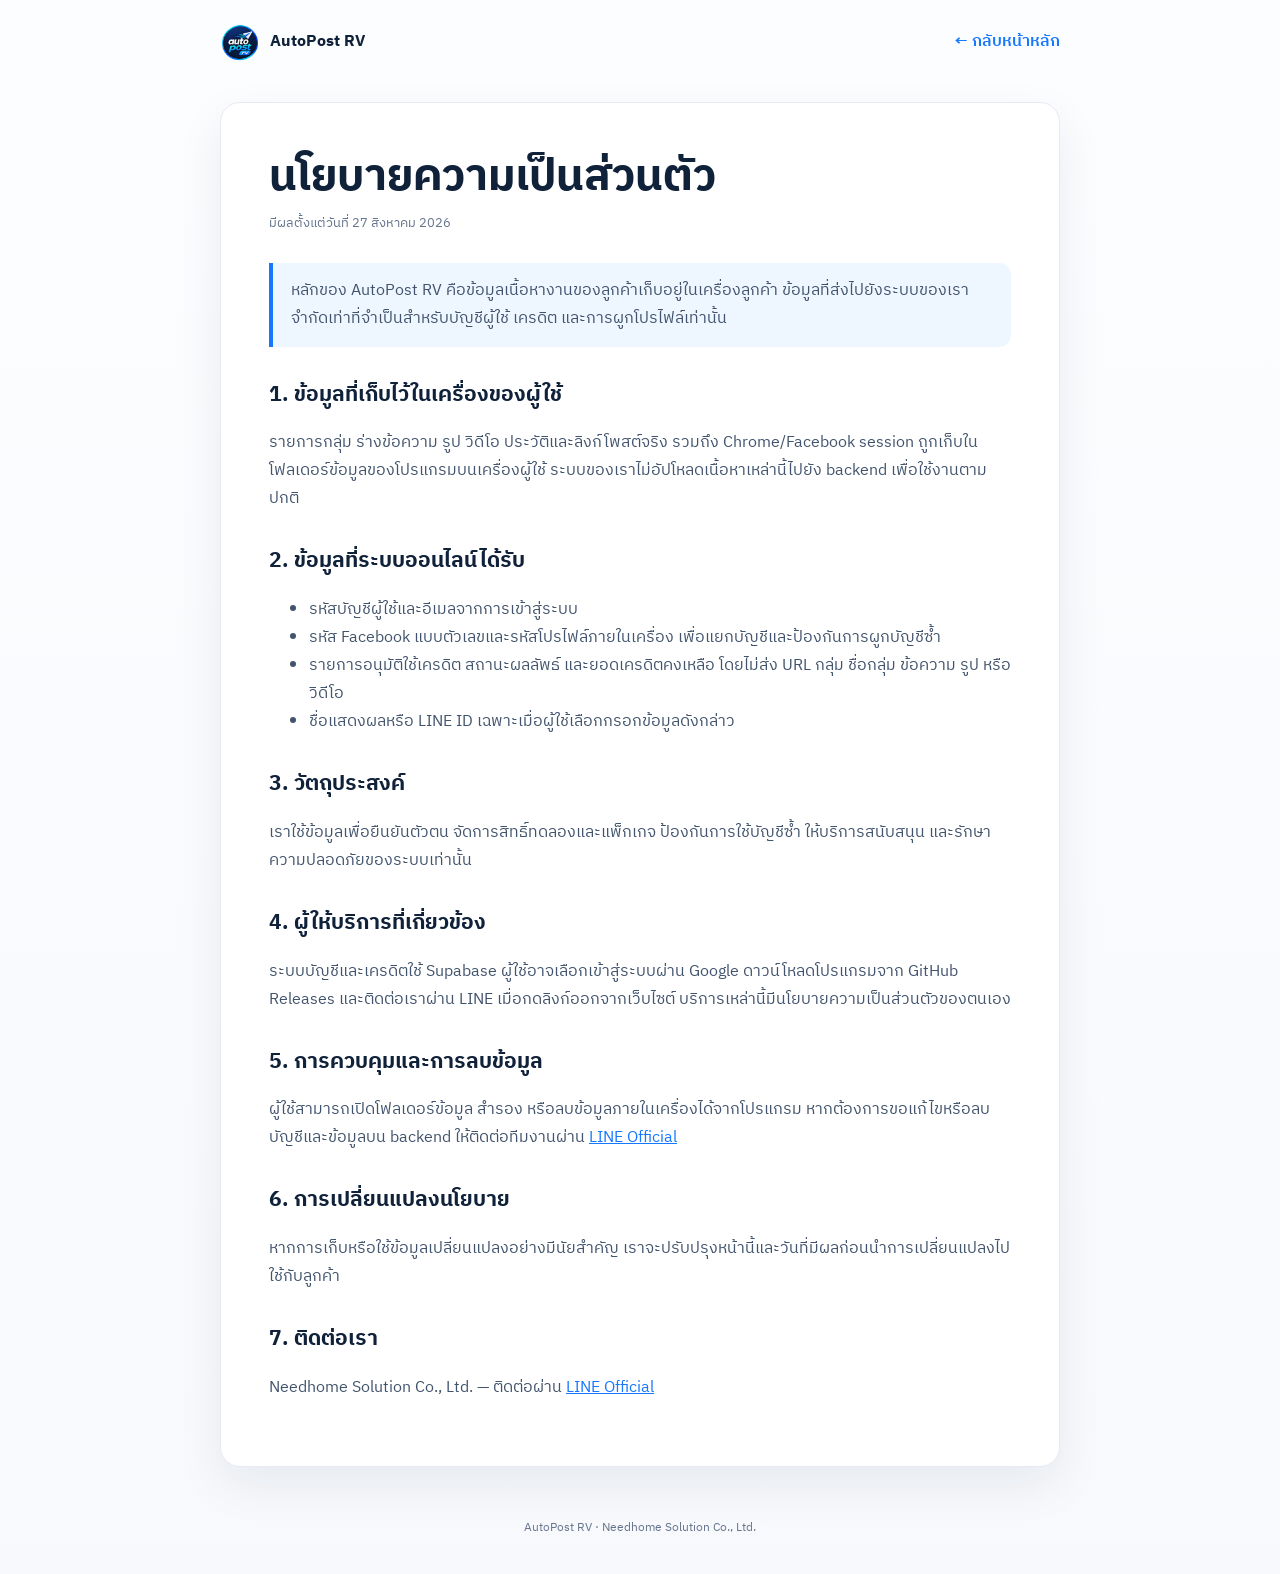
<file: privacy.html>
<!doctype html>
<html lang="th">
<head>
  <meta charset="utf-8">
  <meta name="viewport" content="width=device-width,initial-scale=1">
  <title>นโยบายความเป็นส่วนตัว — AutoPost RV</title>
  <meta name="description" content="นโยบายความเป็นส่วนตัวและการจัดเก็บข้อมูลของ AutoPost RV">
  <meta name="robots" content="index,follow">
  <meta name="theme-color" content="#1677ff">
  <link rel="canonical" href="https://marknebles.github.io/autopost-rv-landing/privacy.html">
  <link rel="icon" type="image/png" href="logo.png">
  <link rel="preconnect" href="https://fonts.googleapis.com">
  <link rel="preconnect" href="https://fonts.gstatic.com" crossorigin>
  <link href="https://fonts.googleapis.com/css2?family=IBM+Plex+Sans+Thai:wght@400;500;600;700&display=swap" rel="stylesheet">
  <link rel="stylesheet" href="legal.css">
</head>
<body>
  <div class="wrap">
    <header><a class="brand" href="./"><img src="logo.png" width="40" height="40" alt="AutoPost RV">AutoPost RV</a><a class="back" href="./">← กลับหน้าหลัก</a></header>
    <main>
      <h1>นโยบายความเป็นส่วนตัว</h1>
      <div class="updated">มีผลตั้งแต่วันที่ 27 สิงหาคม 2026</div>
      <p class="notice">หลักของ AutoPost RV คือข้อมูลเนื้อหางานของลูกค้าเก็บอยู่ในเครื่องลูกค้า ข้อมูลที่ส่งไปยังระบบของเราจำกัดเท่าที่จำเป็นสำหรับบัญชีผู้ใช้ เครดิต และการผูกโปรไฟล์เท่านั้น</p>

      <h2>1. ข้อมูลที่เก็บไว้ในเครื่องของผู้ใช้</h2>
      <p>รายการกลุ่ม ร่างข้อความ รูป วิดีโอ ประวัติและลิงก์โพสต์จริง รวมถึง Chrome/Facebook session ถูกเก็บในโฟลเดอร์ข้อมูลของโปรแกรมบนเครื่องผู้ใช้ ระบบของเราไม่อัปโหลดเนื้อหาเหล่านี้ไปยัง backend เพื่อใช้งานตามปกติ</p>

      <h2>2. ข้อมูลที่ระบบออนไลน์ได้รับ</h2>
      <ul>
        <li>รหัสบัญชีผู้ใช้และอีเมลจากการเข้าสู่ระบบ</li>
        <li>รหัส Facebook แบบตัวเลขและรหัสโปรไฟล์ภายในเครื่อง เพื่อแยกบัญชีและป้องกันการผูกบัญชีซ้ำ</li>
        <li>รายการอนุมัติใช้เครดิต สถานะผลลัพธ์ และยอดเครดิตคงเหลือ โดยไม่ส่ง URL กลุ่ม ชื่อกลุ่ม ข้อความ รูป หรือวิดีโอ</li>
        <li>ชื่อแสดงผลหรือ LINE ID เฉพาะเมื่อผู้ใช้เลือกกรอกข้อมูลดังกล่าว</li>
      </ul>

      <h2>3. วัตถุประสงค์</h2>
      <p>เราใช้ข้อมูลเพื่อยืนยันตัวตน จัดการสิทธิ์ทดลองและแพ็กเกจ ป้องกันการใช้บัญชีซ้ำ ให้บริการสนับสนุน และรักษาความปลอดภัยของระบบเท่านั้น</p>

      <h2>4. ผู้ให้บริการที่เกี่ยวข้อง</h2>
      <p>ระบบบัญชีและเครดิตใช้ Supabase ผู้ใช้อาจเลือกเข้าสู่ระบบผ่าน Google ดาวน์โหลดโปรแกรมจาก GitHub Releases และติดต่อเราผ่าน LINE เมื่อกดลิงก์ออกจากเว็บไซต์ บริการเหล่านี้มีนโยบายความเป็นส่วนตัวของตนเอง</p>

      <h2>5. การควบคุมและการลบข้อมูล</h2>
      <p>ผู้ใช้สามารถเปิดโฟลเดอร์ข้อมูล สำรอง หรือลบข้อมูลภายในเครื่องได้จากโปรแกรม หากต้องการขอแก้ไขหรือลบบัญชีและข้อมูลบน backend ให้ติดต่อทีมงานผ่าน <a href="https://lin.ee/zmcFMcc" target="_blank" rel="noopener noreferrer">LINE Official</a></p>

      <h2>6. การเปลี่ยนแปลงนโยบาย</h2>
      <p>หากการเก็บหรือใช้ข้อมูลเปลี่ยนแปลงอย่างมีนัยสำคัญ เราจะปรับปรุงหน้านี้และวันที่มีผลก่อนนำการเปลี่ยนแปลงไปใช้กับลูกค้า</p>

      <h2>7. ติดต่อเรา</h2>
      <p>Needhome Solution Co., Ltd. — ติดต่อผ่าน <a href="https://lin.ee/zmcFMcc" target="_blank" rel="noopener noreferrer">LINE Official</a></p>
    </main>
    <footer>AutoPost RV · Needhome Solution Co., Ltd.</footer>
  </div>
</body>
</html>
</file>
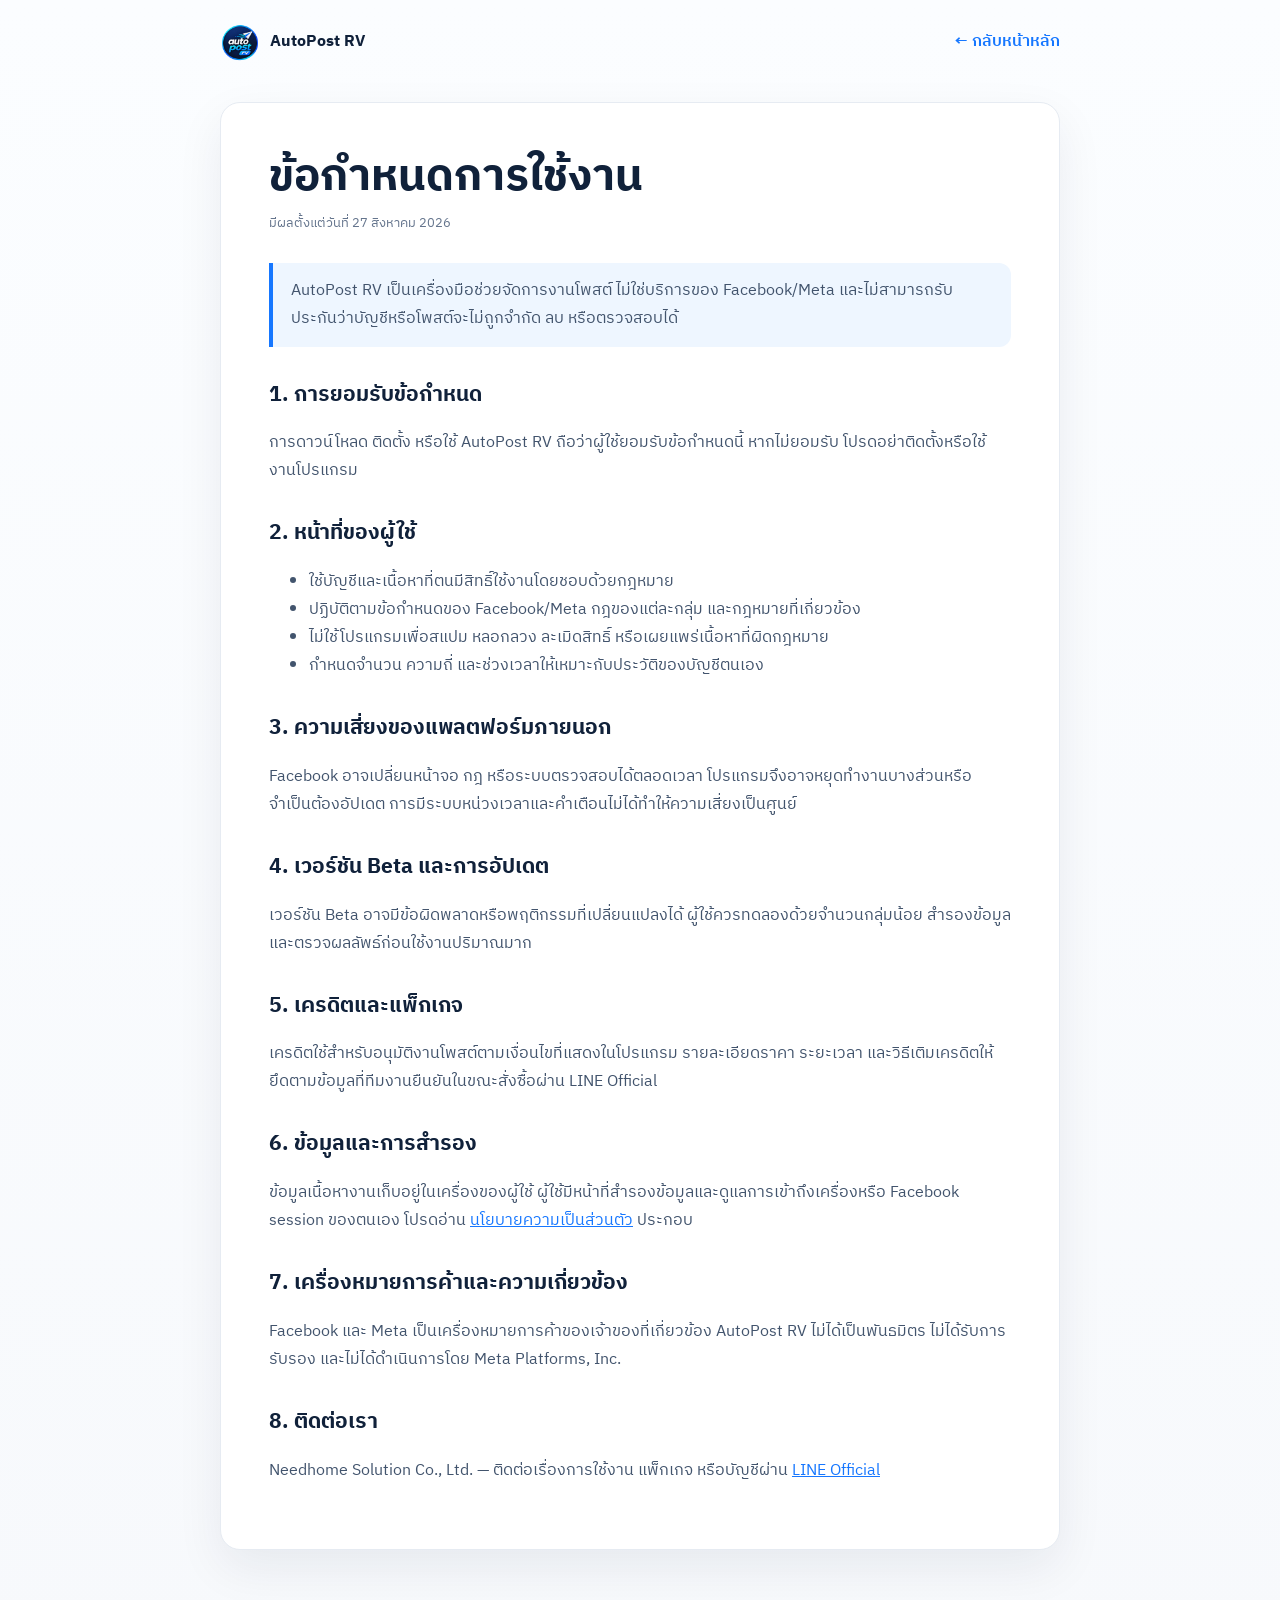
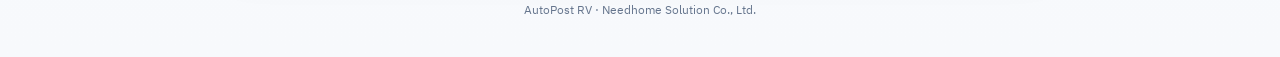
<file: terms.html>
<!doctype html>
<html lang="th">
<head>
  <meta charset="utf-8">
  <meta name="viewport" content="width=device-width,initial-scale=1">
  <title>ข้อกำหนดการใช้งาน — AutoPost RV</title>
  <meta name="description" content="ข้อกำหนดและเงื่อนไขการใช้งาน AutoPost RV">
  <meta name="robots" content="index,follow">
  <meta name="theme-color" content="#1677ff">
  <link rel="canonical" href="https://marknebles.github.io/autopost-rv-landing/terms.html">
  <link rel="icon" type="image/png" href="logo.png">
  <link rel="preconnect" href="https://fonts.googleapis.com">
  <link rel="preconnect" href="https://fonts.gstatic.com" crossorigin>
  <link href="https://fonts.googleapis.com/css2?family=IBM+Plex+Sans+Thai:wght@400;500;600;700&display=swap" rel="stylesheet">
  <link rel="stylesheet" href="legal.css">
</head>
<body>
  <div class="wrap">
    <header><a class="brand" href="./"><img src="logo.png" width="40" height="40" alt="AutoPost RV">AutoPost RV</a><a class="back" href="./">← กลับหน้าหลัก</a></header>
    <main>
      <h1>ข้อกำหนดการใช้งาน</h1>
      <div class="updated">มีผลตั้งแต่วันที่ 27 สิงหาคม 2026</div>
      <p class="notice">AutoPost RV เป็นเครื่องมือช่วยจัดการงานโพสต์ ไม่ใช่บริการของ Facebook/Meta และไม่สามารถรับประกันว่าบัญชีหรือโพสต์จะไม่ถูกจำกัด ลบ หรือตรวจสอบได้</p>

      <h2>1. การยอมรับข้อกำหนด</h2>
      <p>การดาวน์โหลด ติดตั้ง หรือใช้ AutoPost RV ถือว่าผู้ใช้ยอมรับข้อกำหนดนี้ หากไม่ยอมรับ โปรดอย่าติดตั้งหรือใช้งานโปรแกรม</p>

      <h2>2. หน้าที่ของผู้ใช้</h2>
      <ul>
        <li>ใช้บัญชีและเนื้อหาที่ตนมีสิทธิ์ใช้งานโดยชอบด้วยกฎหมาย</li>
        <li>ปฏิบัติตามข้อกำหนดของ Facebook/Meta กฎของแต่ละกลุ่ม และกฎหมายที่เกี่ยวข้อง</li>
        <li>ไม่ใช้โปรแกรมเพื่อสแปม หลอกลวง ละเมิดสิทธิ์ หรือเผยแพร่เนื้อหาที่ผิดกฎหมาย</li>
        <li>กำหนดจำนวน ความถี่ และช่วงเวลาให้เหมาะกับประวัติของบัญชีตนเอง</li>
      </ul>

      <h2>3. ความเสี่ยงของแพลตฟอร์มภายนอก</h2>
      <p>Facebook อาจเปลี่ยนหน้าจอ กฎ หรือระบบตรวจสอบได้ตลอดเวลา โปรแกรมจึงอาจหยุดทำงานบางส่วนหรือจำเป็นต้องอัปเดต การมีระบบหน่วงเวลาและคำเตือนไม่ได้ทำให้ความเสี่ยงเป็นศูนย์</p>

      <h2>4. เวอร์ชัน Beta และการอัปเดต</h2>
      <p>เวอร์ชัน Beta อาจมีข้อผิดพลาดหรือพฤติกรรมที่เปลี่ยนแปลงได้ ผู้ใช้ควรทดลองด้วยจำนวนกลุ่มน้อย สำรองข้อมูล และตรวจผลลัพธ์ก่อนใช้งานปริมาณมาก</p>

      <h2>5. เครดิตและแพ็กเกจ</h2>
      <p>เครดิตใช้สำหรับอนุมัติงานโพสต์ตามเงื่อนไขที่แสดงในโปรแกรม รายละเอียดราคา ระยะเวลา และวิธีเติมเครดิตให้ยึดตามข้อมูลที่ทีมงานยืนยันในขณะสั่งซื้อผ่าน LINE Official</p>

      <h2>6. ข้อมูลและการสำรอง</h2>
      <p>ข้อมูลเนื้อหางานเก็บอยู่ในเครื่องของผู้ใช้ ผู้ใช้มีหน้าที่สำรองข้อมูลและดูแลการเข้าถึงเครื่องหรือ Facebook session ของตนเอง โปรดอ่าน <a href="privacy.html">นโยบายความเป็นส่วนตัว</a> ประกอบ</p>

      <h2>7. เครื่องหมายการค้าและความเกี่ยวข้อง</h2>
      <p>Facebook และ Meta เป็นเครื่องหมายการค้าของเจ้าของที่เกี่ยวข้อง AutoPost RV ไม่ได้เป็นพันธมิตร ไม่ได้รับการรับรอง และไม่ได้ดำเนินการโดย Meta Platforms, Inc.</p>

      <h2>8. ติดต่อเรา</h2>
      <p>Needhome Solution Co., Ltd. — ติดต่อเรื่องการใช้งาน แพ็กเกจ หรือบัญชีผ่าน <a href="https://lin.ee/zmcFMcc" target="_blank" rel="noopener noreferrer">LINE Official</a></p>
    </main>
    <footer>AutoPost RV · Needhome Solution Co., Ltd.</footer>
  </div>
</body>
</html>
</file>
<file: legal.css>
:root{--ink:#10213a;--muted:#65758d;--line:#e6ebf2;--blue:#1677ff;--paper:#fff;--bg:#f7f9fc;--max:840px;--font:"IBM Plex Sans Thai",system-ui,-apple-system,sans-serif}
*{box-sizing:border-box}
body{margin:0;color:var(--ink);background:linear-gradient(180deg,#fbfdff,var(--bg));font-family:var(--font);line-height:1.75}
a{color:var(--blue)}
.wrap{width:min(var(--max),calc(100% - 32px));margin:auto}
header{display:flex;align-items:center;justify-content:space-between;gap:16px;padding:22px 0}
.brand{display:flex;align-items:center;gap:10px;color:var(--ink);font-weight:700;text-decoration:none}
.brand img{width:40px;height:40px;border-radius:50%}
.back{text-decoration:none;font-weight:600}
main{background:var(--paper);border:1px solid var(--line);border-radius:20px;padding:clamp(24px,5vw,48px);margin:18px 0 50px;box-shadow:0 18px 48px rgba(16,33,58,.07)}
h1{font-size:clamp(30px,5vw,44px);line-height:1.2;margin:0 0 8px}
h2{font-size:21px;margin:30px 0 8px}
p,li{color:#42546d}
.updated{color:var(--muted);font-size:13px;margin-bottom:28px}
.notice{background:#eef6ff;border-left:4px solid var(--blue);padding:14px 18px;border-radius:0 12px 12px 0}
footer{text-align:center;color:var(--muted);font-size:12px;padding-bottom:36px}
a:focus-visible{outline:3px solid rgba(22,119,255,.35);outline-offset:3px;border-radius:5px}
</file>
